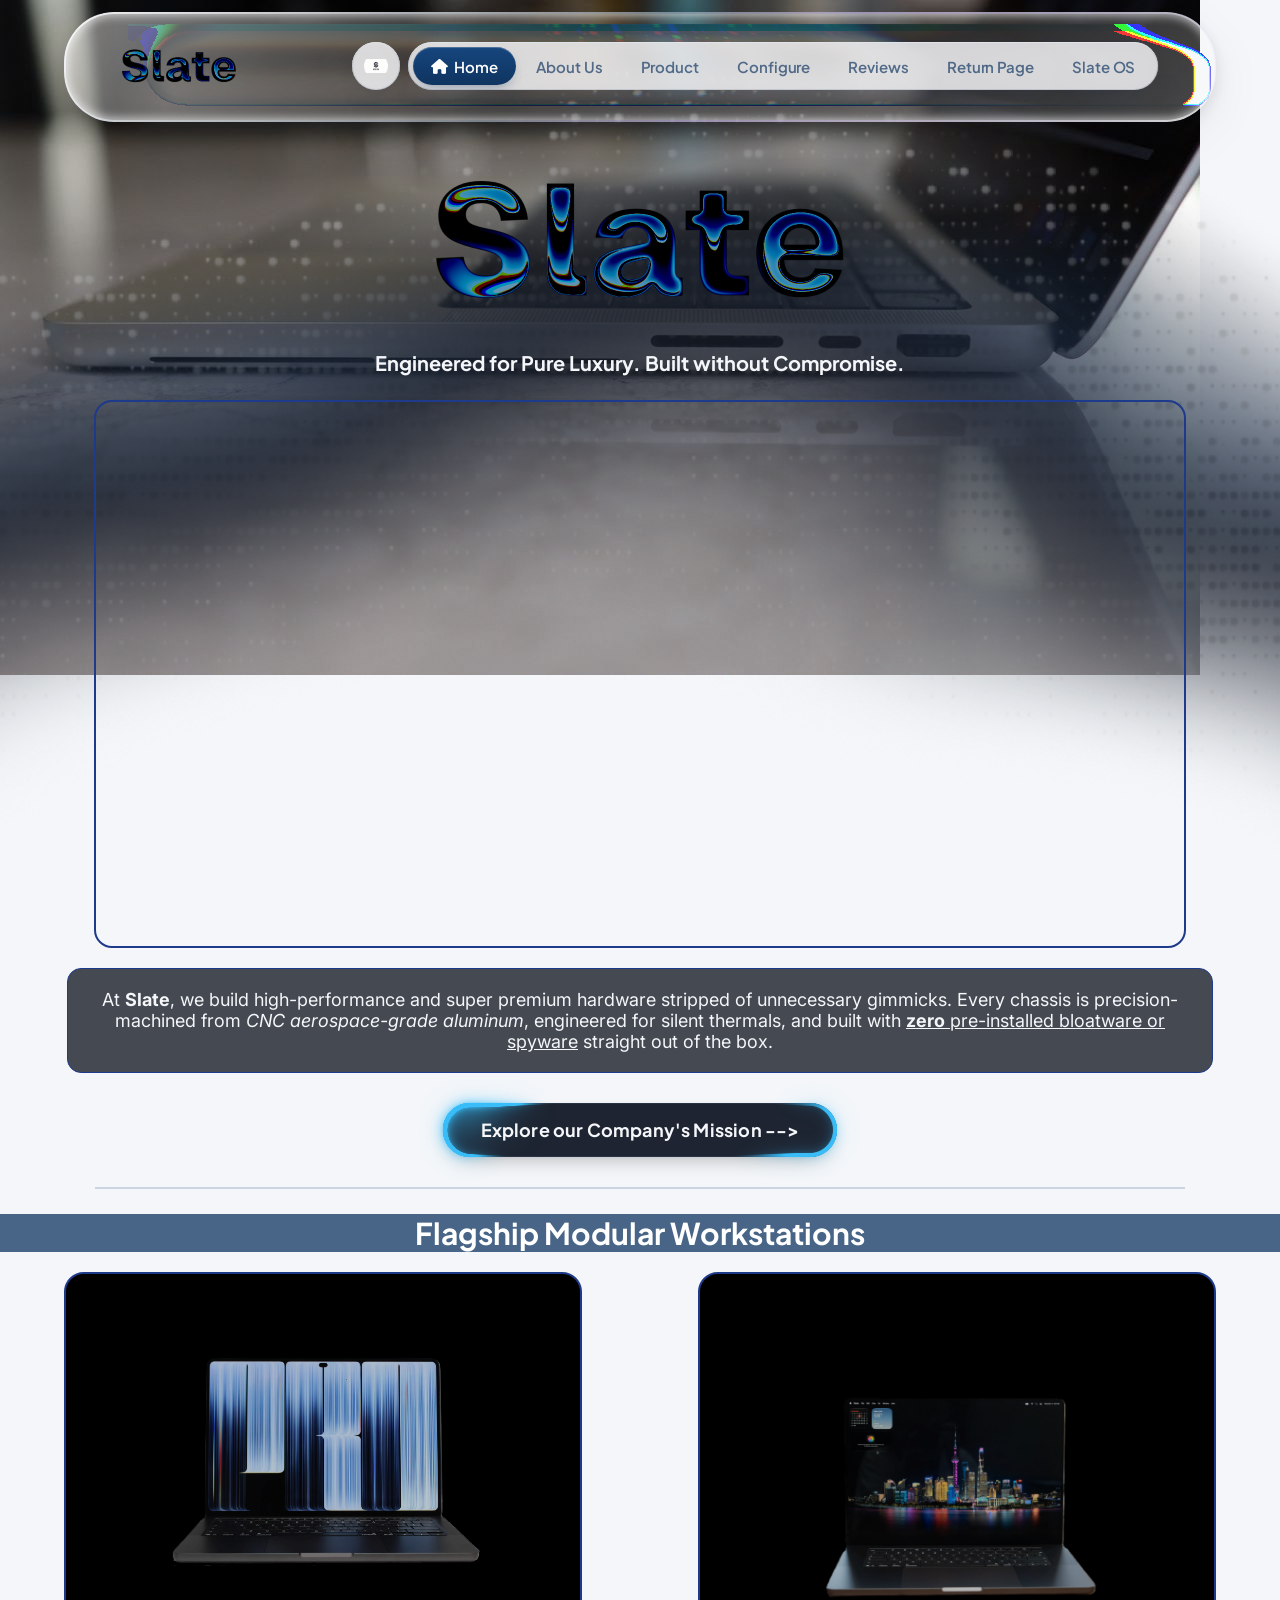
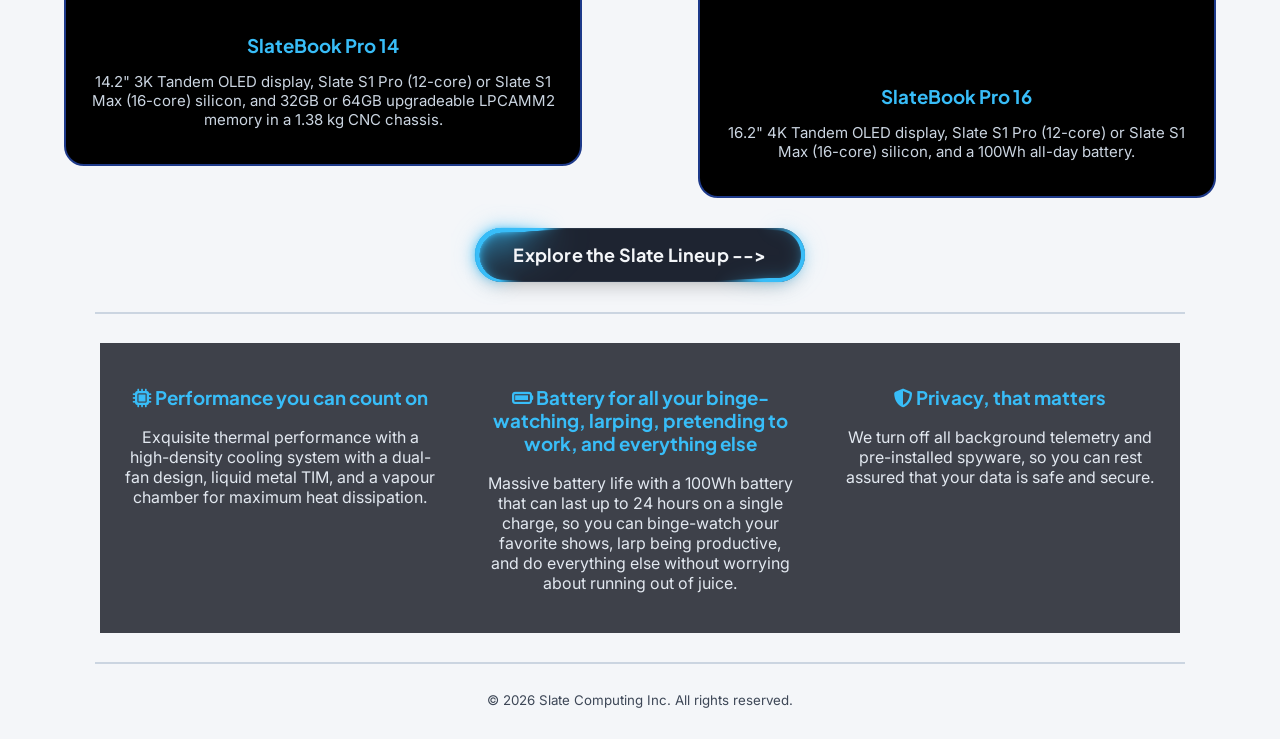
<file: index.html>
<!DOCTYPE html>
    <head>
        <meta charset="UTF-8">
        <meta name="viewport" content="width=device-width, initial-scale=1.0">
        <title>Homepage</title>
        <!-- Google Fonts: Geist, Inter, and Plus Jakarta Sans -->
        <link href="https://fonts.googleapis.com/css2?family=Geist:wght@100..900&family=Inter:ital,opsz,wght@0,14..32,100..900;1,14..32,100..900&family=Plus+Jakarta+Sans:ital,wght@0,200..800;1,200..800&display=swap" rel="stylesheet">
        <!-- Font Awesome Icons -->
        <link rel="stylesheet" href="https://cdnjs.cloudflare.com/ajax/libs/font-awesome/6.4.2/css/all.min.css">
        <!-- External CSS Stylesheet -->
        <link rel="stylesheet" type="text/css" href="index.css">
    </head>
    <body>
        <!-- Persistent GlassSurface Top Navigation Bar -->
        <div id="slate-glass-navbar" class="navbar">
            <!-- Left Side: Metallic Paint Logo -->
            <a href="index.html" class="logo-link">
                <div id="slate-metallic-logo" class="metallic-logo"></div>
            </a>
            <!-- Right Side: React Bits PillNav Component -->
            <div id="slate-pill-nav" class="pill-nav-wrapper"></div>
        </div>
        <!-- Main MetallicPaint Text Logo & Slogan -->
        <div id="slate-metallic-title" class="metallic-title"></div>
        <h3 class="subtitle">Engineered for Pure Luxury. Built without Compromise.</h3>
        <!-- Main Laptop Video -->
        <video src="Slatebook Pro 16 Video.mp4" autoplay muted loop playsinline class="entry-video"></video>
        <!-- Brand Overview Paragraph -->
        <p class="overview-text">
            At <b>Slate</b>, we build high-performance and super premium hardware stripped of unnecessary gimmicks. 
            Every chassis is precision-machined from <i>CNC aerospace-grade aluminum</i>, engineered for silent thermals, 
            and built with <u><strong>zero</strong> pre-installed bloatware or spyware</u> straight out of the box.
        </p>
        <!-- Call to Action Button: Company Mission -->
        <div class="button-box">
            <a href="About Us.html" class="cta-btn">
                <b>Explore our Company's Mission --&gt;</b>
            </a>
        </div>
        <hr>
        <!-- New Lineup Preview Section -->
        <h2 class="section-heading">Flagship Modular Workstations</h2>
        <div class="lineup-container">
            <div class="lineup-card-left">
                <img src="Slatebook Pro 14 (1).png" alt="SlateBook Pro 14" class="lineup-img">
                <h3>SlateBook Pro 14</h3>
                <p>
                    14.2" 3K Tandem OLED display, Slate S1 Pro (12-core) or Slate S1 Max (16-core) silicon, and 32GB or 64GB upgradeable LPCAMM2 memory in a 1.38 kg CNC chassis.
                </p>
            </div>
            <div class="lineup-card-right">
                <br><br><br>
                <img src="Slatebook Pro 16 (1).png" alt="SlateBook Pro 16" class="lineup-img">
                <br><br><br>
                <h3>SlateBook Pro 16</h3>
                <p>
                    16.2" 4K Tandem OLED display, Slate S1 Pro (12-core) or Slate S1 Max (16-core) silicon, and a 100Wh all-day battery.
                </p>
            </div>
        </div>
        <!-- Call to Action Button: Slate Lineup -->
        <div class="button-box">
            <a href="Product.html" class="cta-btn">
                <b>Explore the Slate Lineup --&gt;</b>
            </a>
        </div>
        <hr>
        <!-- Feature Highlights Table -->
        <table class="features-table">
            <tr>
                <td class="feature-card">
                    <h3><i class="fa fa-microchip"></i> Performance you can count on</h3>
                    <p>
                        Exquisite thermal performance with a high-density cooling system with a dual-fan design, liquid metal TIM, and a vapour chamber for maximum heat dissipation.
                    </p>
                </td>
                <td class="feature-card">
                    <h3><i class="fa fa-battery-full"></i> Battery for all your binge-watching, larping, pretending to work, and everything else</h3>
                    <p>
                        Massive battery life with a 100Wh battery that can last up to 24 hours on a single charge, so you can binge-watch your favorite shows, larp being productive, and do everything else without worrying about running out of juice.
                    </p>
                </td>
                <td class="feature-card">
                    <h3><i class="fa fa-shield-halved"></i> Privacy, that matters</h3>
                    <p>
                        We turn off all background telemetry and pre-installed spyware, so you can rest assured that your data is safe and secure.
                    </p>
                </td>
            </tr>
        </table>
        <!-- Footer -->
        <hr>
        <p id="slate-footer">
            <small>&copy; 2026 Slate Computing Inc. All rights reserved.</small>
        </p>
        <!-- React Bits JavaScript Files -->
        <script src="gradient-ascii.js"></script>
        <script src="glass-surface.js"></script>
        <script src="metallic-paint.js"></script>
        <script src="pill-nav.js"></script>
        <script src="specular-button.js"></script>
    </body>
</html>
</file>
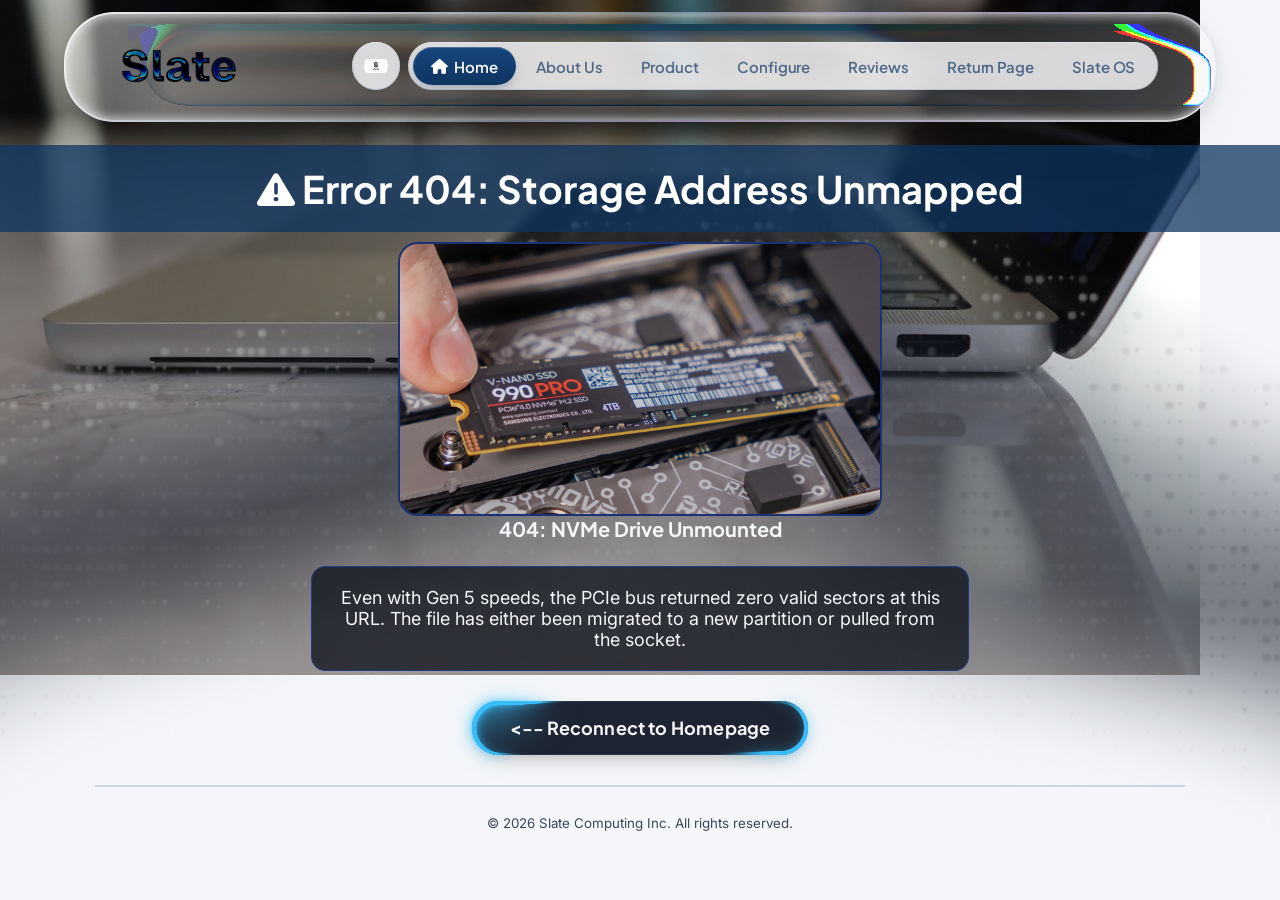
<file: 404 Not Found Error.html>
<!DOCTYPE html>
    <head>
        <meta charset="UTF-8">
        <meta name="viewport" content="width=device-width, initial-scale=1.0">
        <title>404 - Not Found</title>
        <!-- Google Fonts: Geist, Inter, and Plus Jakarta Sans -->
        <link href="https://fonts.googleapis.com/css2?family=Geist:wght@100..900&family=Inter:ital,opsz,wght@0,14..32,100..900;1,14..32,100..900&family=Plus+Jakarta+Sans:ital,wght@0,200..800;1,200..800&display=swap" rel="stylesheet">
        <!-- Font Awesome Icons -->
        <link rel="stylesheet" href="https://cdnjs.cloudflare.com/ajax/libs/font-awesome/6.4.2/css/all.min.css">
        <!-- External CSS Stylesheet -->
        <link rel="stylesheet" type="text/css" href="404_error.css">
    </head>
    <body>
        <!-- Persistent GlassSurface Top Navigation Bar -->
        <div id="slate-glass-navbar" class="navbar">
            <!-- Left Side: Metallic Paint Logo -->
            <a href="index.html" class="logo-link">
                <div id="slate-metallic-logo" class="metallic-logo"></div>
            </a>
            <!-- Right Side: React Bits PillNav Component -->
            <div id="slate-pill-nav" class="pill-nav-wrapper"></div>
        </div>
        <h1 class="page-title"><i class="fa fa-triangle-exclamation"></i> Error 404: Storage Address Unmapped</h1>
        <img src="404 Error.jpg" alt="Unseated NVMe Drive" class="error-img">
        <h3 class="subtitle">404: NVMe Drive Unmounted</h3>
        <p class="overview-text error-text">
            Even with Gen 5 speeds, the PCIe bus returned zero valid sectors at this URL. The file has either been migrated to a new partition or pulled from the socket.
        </p>
        <div class="button-box">
            <a href="index.html" class="cta-btn">
                <b>&lt;-- Reconnect to Homepage</b>
            </a>
        </div>
        <!-- Footer -->
        <hr>
        <p id="slate-footer">
            <small>&copy; 2026 Slate Computing Inc. All rights reserved.</small>
        </p>
        <!-- React Bits JavaScript Files -->
        <script src="gradient-ascii.js"></script>
        <script src="glass-surface.js"></script>
        <script src="metallic-paint.js"></script>
        <script src="pill-nav.js"></script>
        <script src="specular-button.js"></script>
    </body>
</html>
</file>
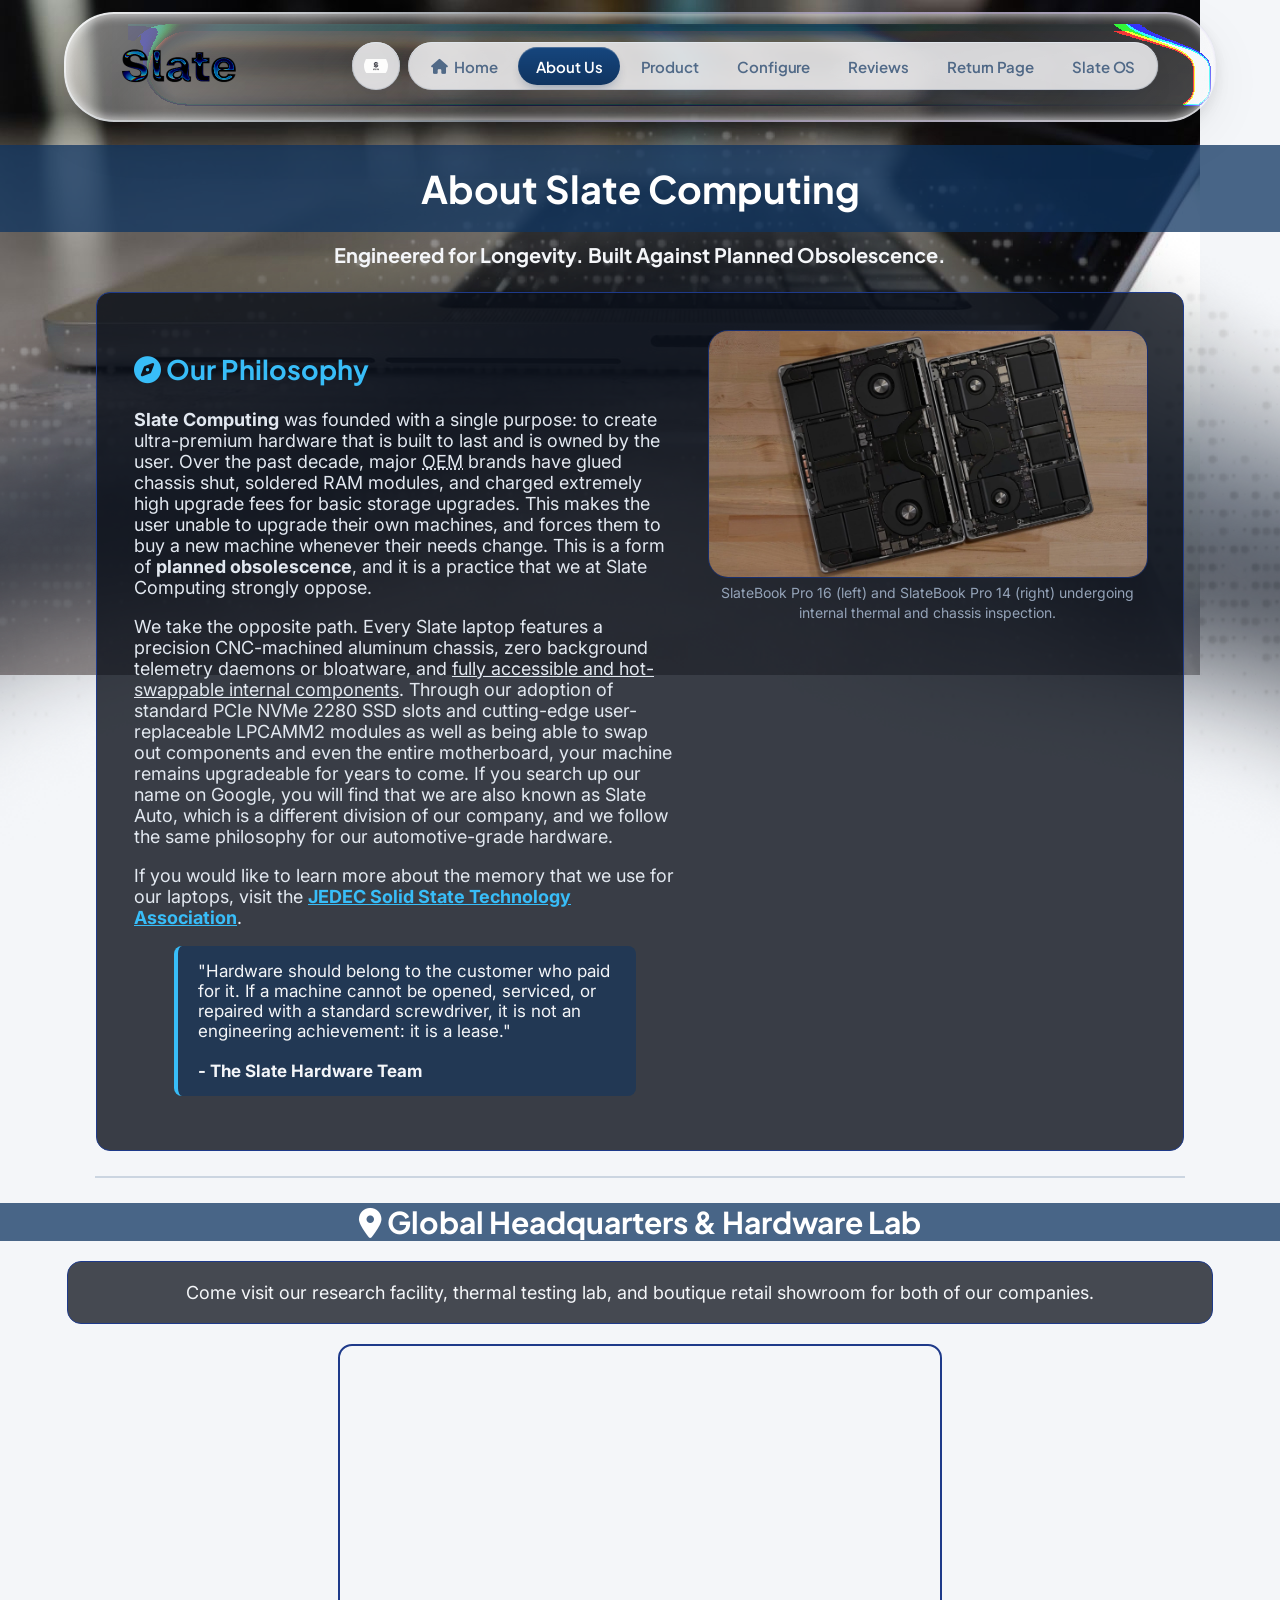
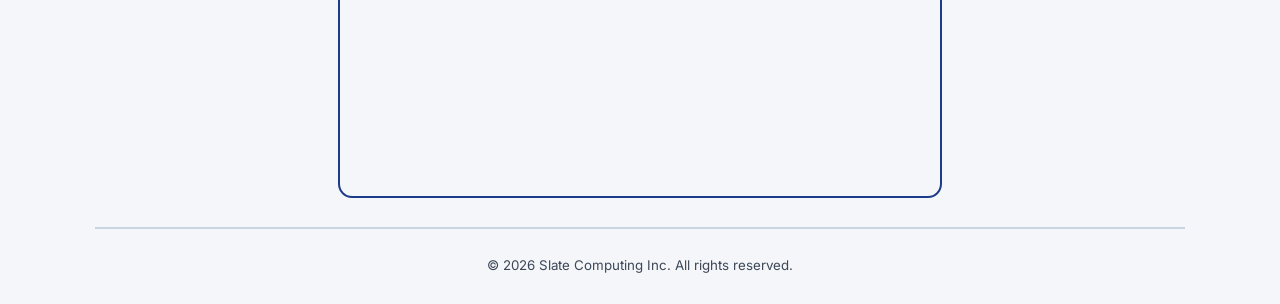
<file: About Us.html>
<!DOCTYPE html>
    <head>
        <meta charset="UTF-8">
        <meta name="viewport" content="width=device-width, initial-scale=1.0">
        <title>About Us</title>
        <!-- Google Fonts: Geist, Inter, and Plus Jakarta Sans -->
        <link href="https://fonts.googleapis.com/css2?family=Geist:wght@100..900&family=Inter:ital,opsz,wght@0,14..32,100..900;1,14..32,100..900&family=Plus+Jakarta+Sans:ital,wght@0,200..800;1,200..800&display=swap" rel="stylesheet">
        <!-- Font Awesome Icons -->
        <link rel="stylesheet" href="https://cdnjs.cloudflare.com/ajax/libs/font-awesome/6.4.2/css/all.min.css">
        <!-- External CSS Stylesheet -->
        <link rel="stylesheet" type="text/css" href="about_us.css">
    </head>
    <body>
        <!-- Persistent GlassSurface Top Navigation Bar -->
        <div id="slate-glass-navbar" class="navbar">
            <!-- Left Side: Metallic Paint Logo -->
            <a href="index.html" class="logo-link">
                <div id="slate-metallic-logo" class="metallic-logo"></div>
            </a>
            <!-- Right Side: React Bits PillNav Component -->
            <div id="slate-pill-nav" class="pill-nav-wrapper"></div>
        </div>
        <!-- Main Title & Slogan -->
        <h1 class="page-title">About Slate Computing</h1>
        <h3 class="subtitle">Engineered for Longevity. Built Against Planned Obsolescence.</h3>
        <!-- Philosophy & Lab Photo Grid -->
        <table class="about-table">
            <tr>
                <td class="about-text-cell">
                    <h2><i class="fa fa-compass"></i> Our Philosophy</h2>
                    <p>
                        <b>Slate Computing</b> was founded with a single purpose: to create ultra-premium hardware that is built to last and is owned by the user. Over the past decade, major <abbr title="Original Equipment Manufacturer">OEM</abbr> brands have glued chassis shut, soldered RAM modules, and charged extremely high upgrade fees for basic storage upgrades. This makes the user unable to upgrade their own machines, and forces them to buy a new machine whenever their needs change. This is a form of <b>planned obsolescence</b>, and it is a practice that we at Slate Computing strongly oppose.
                    </p>
                    <p>
                        We take the opposite path. Every Slate laptop features a precision CNC-machined aluminum chassis, zero background telemetry daemons or bloatware, and <u>fully accessible and hot-swappable internal components</u>. Through our adoption of standard PCIe NVMe 2280 SSD slots and cutting-edge user-replaceable LPCAMM2 modules as well as being able to swap out components and even the entire motherboard, your machine remains upgradeable for years to come. If you search up our name on Google, you will find that we are also known as Slate Auto, which is a different division of our company, and we follow the same philosophy for our automotive-grade hardware.
                    </p>
                    <p>
                        If you would like to learn more about the memory that we use for our laptops, visit the <a href="https://www.jedec.org" target="_blank" class="inline-link"><b>JEDEC Solid State Technology Association</b></a>.
                    </p>
                    <!-- Founder's Quote -->
                    <blockquote cite="https://www.slate.auto/en" class="founder-quote">
                        "Hardware should belong to the customer who paid for it. If a machine cannot be opened, serviced, or repaired with a standard screwdriver, it is not an engineering achievement: it is a lease."
                        <br><br>
                        <b>- The Slate Hardware Team</b>
                    </blockquote>
                </td>
                <td class="about-img-cell">
                    <img src="Slatebook Pro 14 and 16 Teardown.jpg" alt="Slatebook Pro 14 and 16 Teardown" class="teardown-img">
                    <br>
                    <small class="img-caption">SlateBook Pro 16 (left) and SlateBook Pro 14 (right) undergoing internal thermal and chassis inspection.</small>
                </td>
            </tr>
        </table>
        <hr>
        <!-- Company Headquarters & Google Maps Frame -->
        <h2 class="section-heading"><i class="fa fa-location-dot"></i> Global Headquarters &amp; Hardware Lab</h2>
        <p class="overview-text">
            Come visit our research facility, thermal testing lab, and boutique retail showroom for both of our companies.
        </p>
        <div class="map-box">
            <iframe src="https://www.google.com/maps/embed?pb=!1m18!1m12!1m3!1d2938.7403220276774!2d-83.12753172279703!3d42.560806571174794!2m3!1f0!2f0!3f0!3m2!1i1024!2i768!4f13.1!3m3!1m2!1s0x8824c500665a8d8f%3A0xd5d8631843cd973b!2sSlate%20Auto!5e0!3m2!1sen!2sca!4v1793040759291!5m2!1sen!2sca" width="600" height="450" class="map-frame" allowfullscreen="" loading="lazy" referrerpolicy="strict-origin-when-cross-origin"></iframe>
        </div>
        <!-- Footer -->
        <hr>
        <p id="slate-footer">
            <small>&copy; 2026 Slate Computing Inc. All rights reserved.</small>
        </p>
        <!-- React Bits JavaScript Files -->
        <script src="gradient-ascii.js"></script>
        <script src="glass-surface.js"></script>
        <script src="metallic-paint.js"></script>
        <script src="pill-nav.js"></script>
        <script src="specular-button.js"></script>
    </body>
</html>
</file>
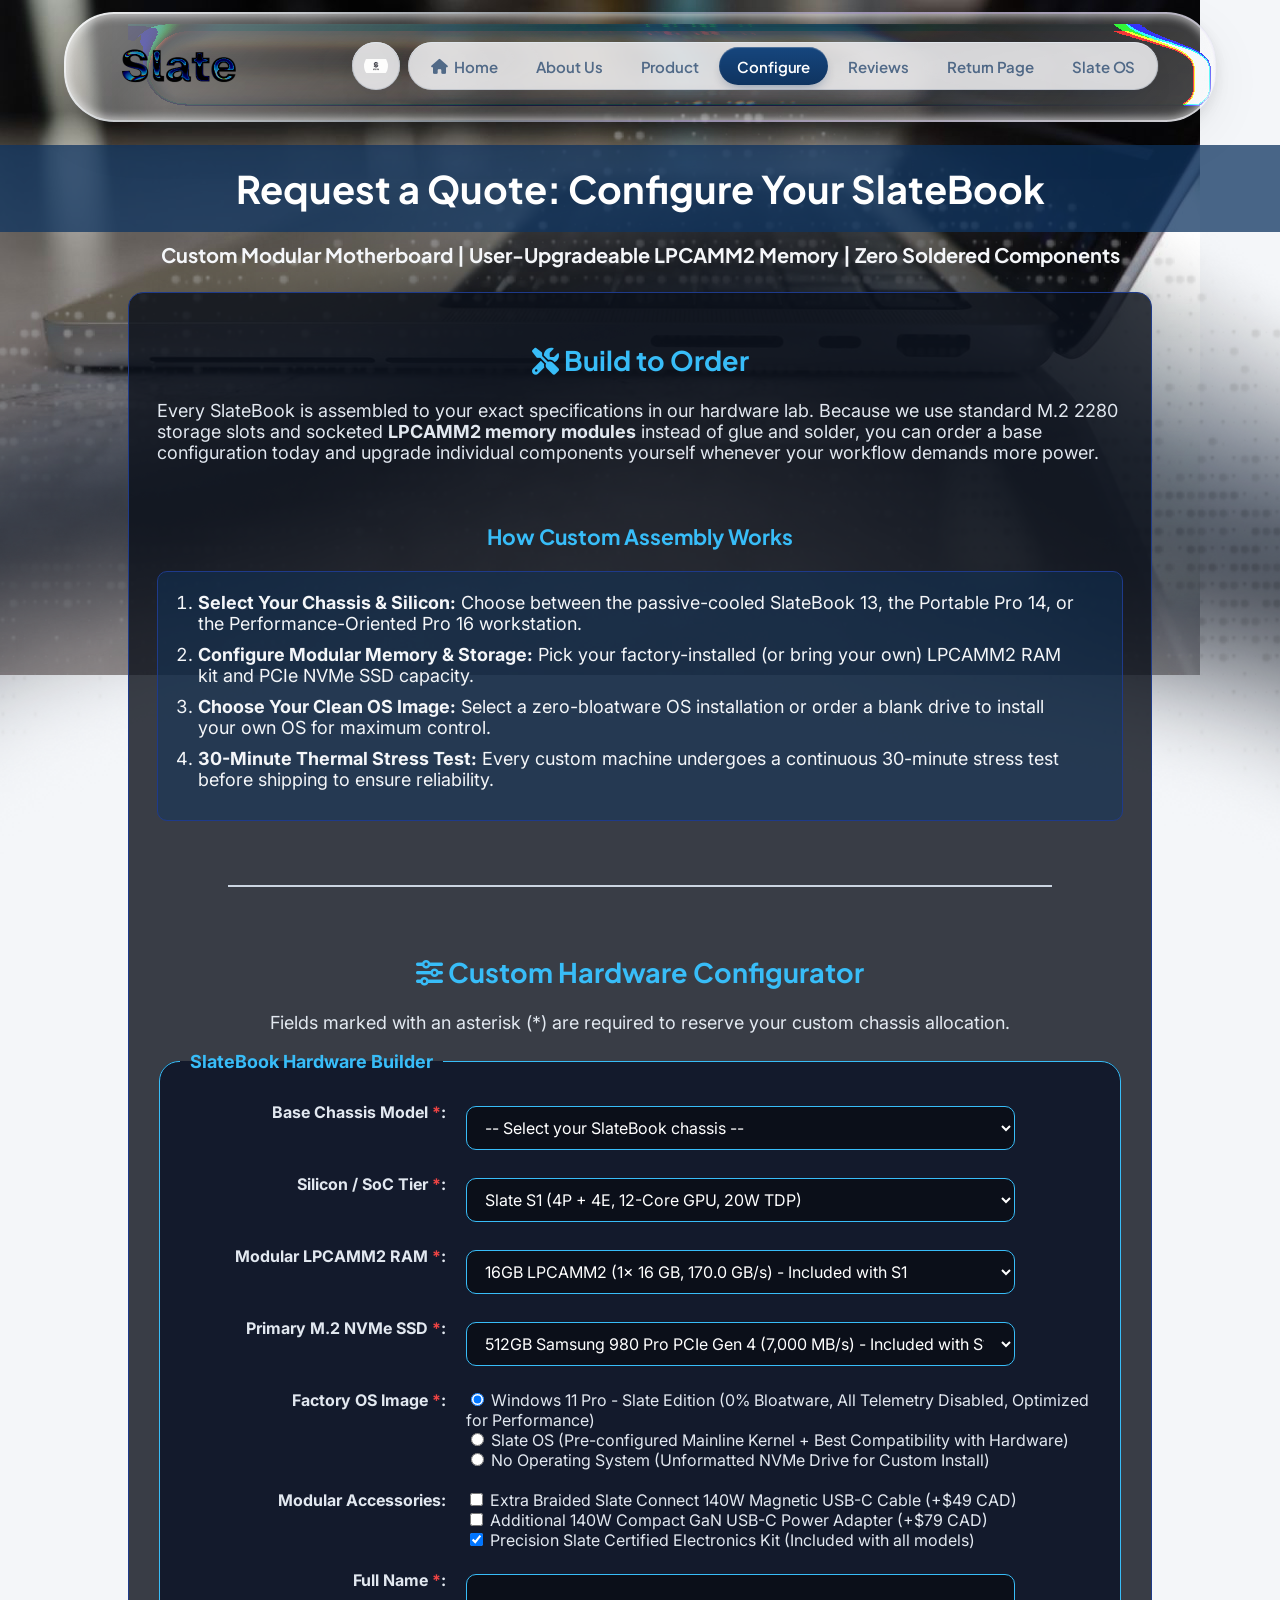
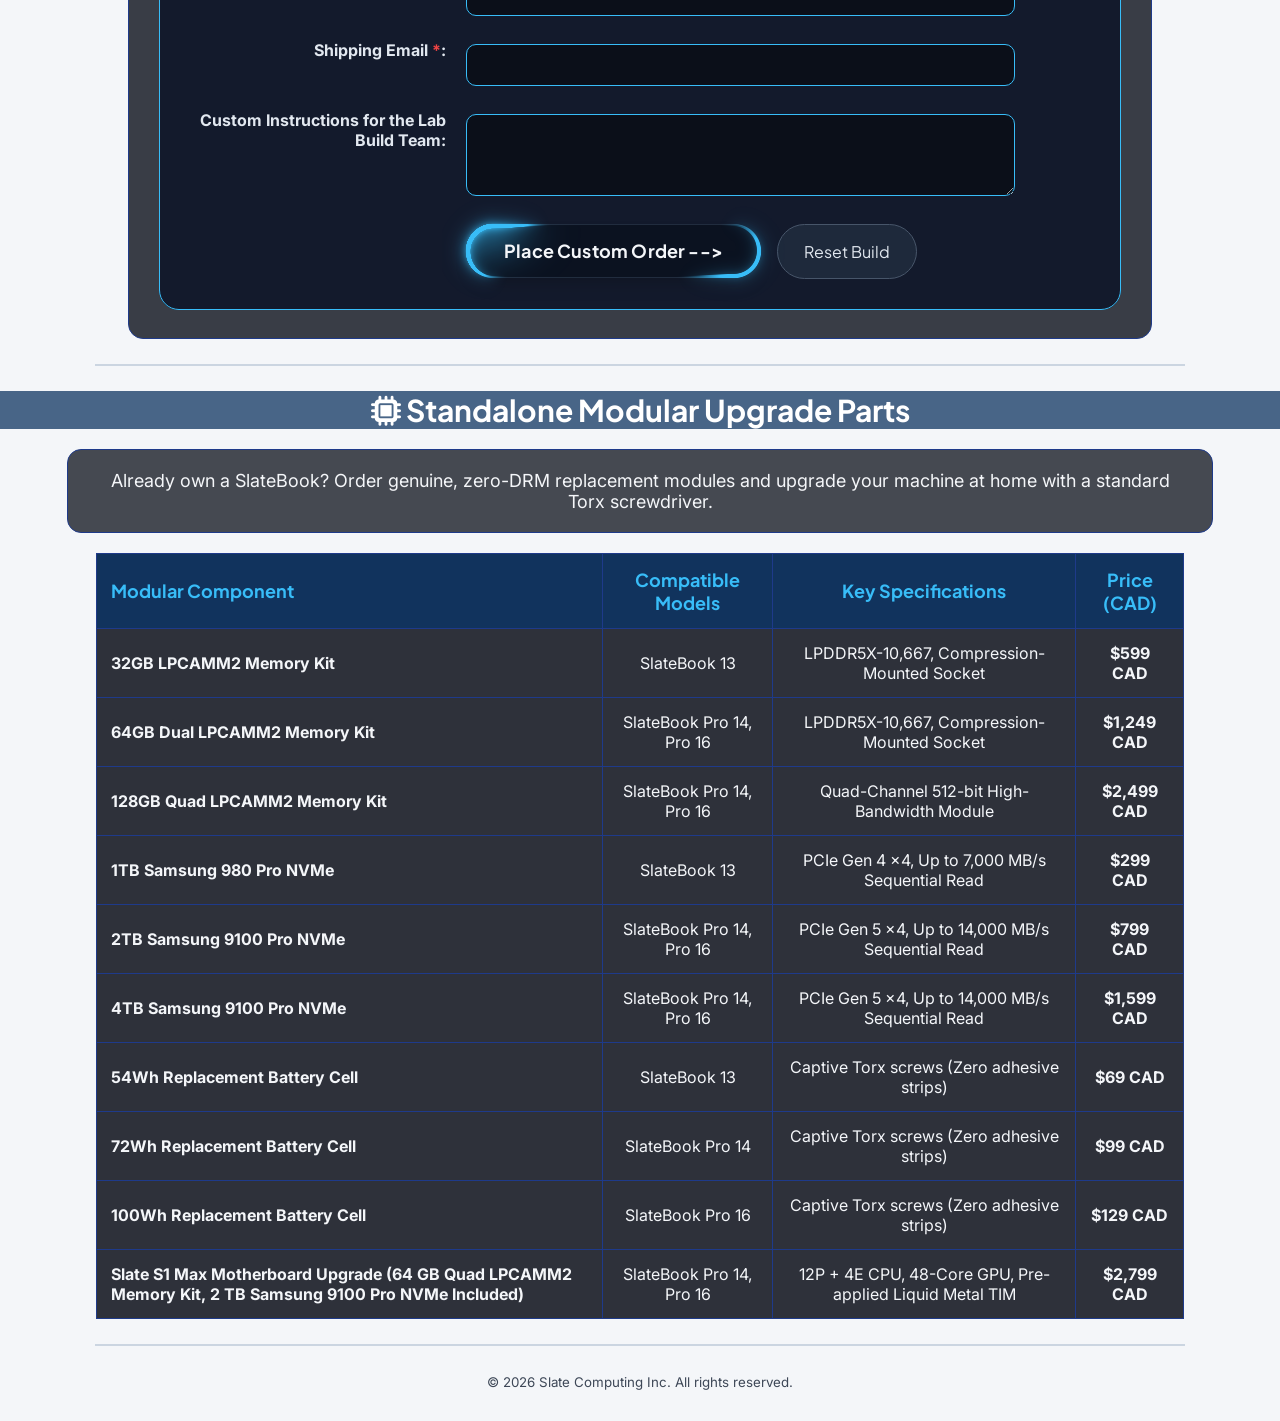
<file: Configure.html>
<!DOCTYPE html>
    <head>
        <meta charset="UTF-8">
        <meta name="viewport" content="width=device-width, initial-scale=1.0">
        <!-- Page Title -->
        <title>Configure Your SlateBook</title>
        <!-- Google Fonts: Geist, Inter, and Plus Jakarta Sans -->
        <link href="https://fonts.googleapis.com/css2?family=Geist:wght@100..900&family=Inter:ital,opsz,wght@0,14..32,100..900;1,14..32,100..900&family=Plus+Jakarta+Sans:ital,wght@0,200..800;1,200..800&display=swap" rel="stylesheet">
        <!-- Font Awesome Icons -->
        <link rel="stylesheet" href="https://cdnjs.cloudflare.com/ajax/libs/font-awesome/6.4.2/css/all.min.css">
        <!-- External CSS Stylesheet -->
        <link rel="stylesheet" type="text/css" href="configure.css">
    </head>
    <body>
        <!-- Persistent GlassSurface Top Navigation Bar -->
        <div id="slate-glass-navbar" class="navbar">
            <!-- Left Side: Metallic Paint Logo -->
            <a href="index.html" class="logo-link">
                <div id="slate-metallic-logo" class="metallic-logo"></div>
            </a>
            <!-- Right Side: React Bits PillNav Component -->
            <div id="slate-pill-nav" class="pill-nav-wrapper"></div>
        </div>
        <!-- Page Heading -->
        <h1 class="page-title">Request a Quote: Configure Your SlateBook</h1>
        <h3 class="subtitle">
            Custom Modular Motherboard | User-Upgradeable LPCAMM2 Memory | Zero Soldered Components
        </h3>
        <!-- Main Configurator Wrapper Table -->
        <table class="return-wrapper-table">
            <tr>
                <td>
                    <h2><i class="fa fa-screwdriver-wrench"></i> Build to Order</h2>
                    <p>
                        Every SlateBook is assembled to your exact specifications in our hardware lab. Because we use standard M.2 2280 storage slots and socketed <b>LPCAMM2 memory modules</b> instead of glue and solder, you can order a base configuration today and upgrade individual components yourself whenever your workflow demands more power.
                    </p>
                    <br>
                    <!-- Ordered List: Build Steps -->
                    <h3>How Custom Assembly Works</h3>
                    <ol class="return-steps-list">
                        <li><b>Select Your Chassis &amp; Silicon:</b> Choose between the passive-cooled SlateBook 13, the Portable Pro 14, or the Performance-Oriented Pro 16 workstation.</li>
                        <li><b>Configure Modular Memory &amp; Storage:</b> Pick your factory-installed (or bring your own) LPCAMM2 RAM kit and PCIe NVMe SSD capacity.</li>
                        <li><b>Choose Your Clean OS Image:</b> Select a zero-bloatware OS installation or order a blank drive to install your own OS for maximum control.</li>
                        <li><b>30-Minute Thermal Stress Test:</b> Every custom machine undergoes a continuous 30-minute stress test before shipping to ensure reliability.</li>
                    </ol>
                    <br>
                    <hr>
                    <br>
                    <!-- Custom Laptop Builder Form -->
                    <h2><i class="fa fa-sliders"></i> Custom Hardware Configurator</h2>
                    <p class="center-cell">
                        Fields marked with an asterisk (*) are required to reserve your custom chassis allocation.
                    </p>
                    <fieldset class="rma-fieldset">
                        <legend class="rma-legend"><b>SlateBook Hardware Builder</b></legend>
                        <form action="404 Not Found Error.html" method="get">
                            <table class="rma-form-table">
                                <!-- Base Chassis Selection -->
                                <tr>
                                    <td class="form-label-cell"><b>Base Chassis Model <span class="required-star">*</span>:</b></td>
                                    <td class="form-input-cell">
                                        <select name="chassis_model" required class="form-select">
                                            <option value="">-- Select your SlateBook chassis --</option>
                                            <option value="SlateBook-13">SlateBook 13 (13.6" 2.5K IPS Matte / 1.23 kg) - Base $1,199 CAD</option>
                                            <option value="SlateBook-pro-14">SlateBook Pro 14 (14.2" 3K Tandem OLED / 1.38 kg) - Base $2,799 CAD</option>
                                            <option value="SlateBook-pro-16">SlateBook Pro 16 (16.2" 4K Tandem OLED / 1.84 kg) - Base $2,999 CAD</option>
                                        </select>
                                    </td>
                                </tr>
                                <!-- Silicon / SoC Selection -->
                                <tr>
                                    <td class="form-label-cell"><b>Silicon / SoC Tier <span class="required-star">*</span>:</b></td>
                                    <td class="form-input-cell">
                                        <select name="silicon_tier" required class="form-select">
                                            <option value="s1">Slate S1 (4P + 4E, 12-Core GPU, 20W TDP)</option>
                                            <option value="s1-pro">Slate S1 Pro (8P + 4E, 24-Core GPU, 50W TDP)</option>
                                            <option value="s1-max">Slate S1 Max (12P + 4E, 48-Core GPU, 80W TDP)</option>
                                        </select>
                                    </td>
                                </tr>
                                <!-- Modular LPCAMM2 Memory -->
                                <tr>
                                    <td class="form-label-cell"><b>Modular LPCAMM2 RAM <span class="required-star">*</span>:</b></td>
                                    <td class="form-input-cell">
                                        <select name="lpcamm_memory" required class="form-select">
                                            <option value="16gb">16GB LPCAMM2 (1x 16 GB, 170.0 GB/s) - Included with S1</option>
                                            <option value="32gb-single">32GB LPCAMM2 (1x 32GB, 170.0 GB/s) - +$199 CAD</option>
                                            <option value="32gb-dual">32GB Dual LPCAMM2 (2x 16GB, 340.0 GB/s) - Included with S1 Pro</option>
                                            <option value="64gb-dual">64GB Dual LPCAMM2 (2x 32GB, 340.0 GB/s) - +$499 CAD</option>
                                            <option value="64gb-quad">64GB Quad LPCAMM2 (4x 16GB, 680.0 GB/s) - Included with S1 Max</option>
                                            <option value="128gb-quad">128GB Quad LPCAMM2 (4x 32 GB, 680.0 GB/s) - +$1,099 CAD</option>
                                        </select>
                                    </td>
                                </tr>
                                <!-- NVMe Storage Subsystem -->
                                <tr>
                                    <td class="form-label-cell"><b>Primary M.2 NVMe SSD <span class="required-star">*</span>:</b></td>
                                    <td class="form-input-cell">
                                        <select name="nvme_storage" required class="form-select">
                                            <option value="512gb-gen4">512GB Samsung 980 Pro PCIe Gen 4 (7,000 MB/s) - Included with S1</option>
                                            <option value="1tb-gen4">1TB Samsung 980 Pro PCIe Gen 4 (7,000 MB/s) - +$199 CAD</option>
                                            <option value="1tb-gen5">1TB Samsung 9100 Pro PCIe Gen 5 (14,000 MB/s) - Included with S1 Pro</option>
                                            <option value="2tb-gen5">2TB Samsung 9100 Pro PCIe Gen 5 (14,000 MB/s) - +$599 CAD OR Included with S1 Max</option>
                                            <option value="4tb-gen5">4TB Samsung 9100 Pro PCIe Gen 5 (14,000 MB/s) - +$799 CAD</option>
                                        </select>
                                    </td>
                                </tr>
                                <!-- Operating System Image -->
                                <tr>
                                    <td class="form-label-cell"><b>Factory OS Image <span class="required-star">*</span>:</b></td>
                                    <td class="form-input-cell">
                                        <input type="radio" id="os1" name="os_image" value="win11-clean" checked>
                                        <label for="os1">Windows 11 Pro - Slate Edition (0% Bloatware, All Telemetry Disabled, Optimized for Performance)</label><br>
                                        <input type="radio" id="os2" name="os_image" value="linux-oem">
                                        <label for="os2">Slate OS (Pre-configured Mainline Kernel + Best Compatibility with Hardware)</label><br>
                                        <input type="radio" id="os3" name="os_image" value="blank-nvme">
                                        <label for="os3">No Operating System (Unformatted NVMe Drive for Custom Install)</label>
                                    </td>
                                </tr>
                                <!-- Modular Add-Ons -->
                                <tr>
                                    <td class="form-label-cell"><b>Modular Accessories:</b></td>
                                    <td class="form-input-cell">
                                        <input type="checkbox" id="acc1" name="extra_cable" value="yes">
                                        <label for="acc1">Extra Braided Slate Connect 140W Magnetic USB-C Cable (+$49 CAD)</label><br>
                                        <input type="checkbox" id="acc2" name="gan_brick" value="yes">
                                        <label for="acc2">Additional 140W Compact GaN USB-C Power Adapter (+$79 CAD)</label><br>
                                        <input type="checkbox" id="acc3" name="tool_kit" value="yes" checked>
                                        <label for="acc3">Precision Slate Certified Electronics Kit (Included with all models)</label>
                                    </td>
                                </tr>
                                <!-- Customer Reservation Details -->
                                <tr>
                                    <td class="form-label-cell"><b>Full Name <span class="required-star">*</span>:</b></td>
                                    <td class="form-input-cell">
                                        <input type="text" name="buyer_name" required class="form-input">
                                    </td>
                                </tr>
                                <tr>
                                    <td class="form-label-cell"><b>Shipping Email <span class="required-star">*</span>:</b></td>
                                    <td class="form-input-cell">
                                        <input type="text" name="buyer_email" required class="form-input">
                                    </td>
                                </tr>
                                <!-- Special Build Instructions -->
                                <tr>
                                    <td class="form-label-cell"><b>Custom Instructions for the Lab Build Team:</b></td>
                                    <td class="form-input-cell">
                                        <textarea name="build_notes" rows="3" cols="45" class="form-textarea"></textarea>
                                    </td>
                                </tr>
                                <!-- Submit & Reset Buttons -->
                                <tr>
                                    <td></td>
                                    <td class="form-input-cell">
                                        <button type="submit" class="cta-btn"><b>Place Custom Order --&gt;</b></button>
                                        <input type="reset" value="Reset Build" class="reset-btn">
                                    </td>
                                </tr>
                            </table>
                        </form>
                    </fieldset>
                </td>
            </tr>
        </table>
        <hr>
        <!-- Standalone Modular Upgrade Parts Table -->
        <h2 class="section-heading"><i class="fa fa-microchip"></i> Standalone Modular Upgrade Parts</h2>
        <p class="overview-text">
            Already own a SlateBook? Order genuine, zero-DRM replacement modules and upgrade your machine at home with a standard Torx screwdriver.
        </p>
        <table class="data-table">
            <tr>
                <th class="left-cell">Modular Component</th>
                <th class="center-cell">Compatible Models</th>
                <th class="center-cell">Key Specifications</th>
                <th class="center-cell">Price (CAD)</th>
            </tr>
            <tr>
                <td><b>32GB LPCAMM2 Memory Kit</b></td>
                <td class="center-cell">SlateBook 13</td>
                <td class="center-cell">LPDDR5X-10,667, Compression-Mounted Socket</td>
                <td class="center-cell"><b>$599 CAD</b></td>
            </tr>
            <tr>
                <td><b>64GB Dual LPCAMM2 Memory Kit</b></td>
                <td class="center-cell">SlateBook Pro 14, Pro 16</td>
                <td class="center-cell">LPDDR5X-10,667, Compression-Mounted Socket</td>
                <td class="center-cell"><b>$1,249 CAD</b></td>
            </tr>
            <tr>
                <td><b>128GB Quad LPCAMM2 Memory Kit</b></td>
                <td class="center-cell">SlateBook Pro 14, Pro 16</td>
                <td class="center-cell">Quad-Channel 512-bit High-Bandwidth Module</td>
                <td class="center-cell"><b>$2,499 CAD</b></td>
            </tr>
            <tr>
                <td><b>1TB Samsung 980 Pro NVMe</b></td>
                <td class="center-cell">SlateBook 13</td>
                <td class="center-cell">PCIe Gen 4 x4, Up to 7,000 MB/s Sequential Read</td>
                <td class="center-cell"><b>$299 CAD</b></td>
            </tr>
            <tr>
                <td><b>2TB Samsung 9100 Pro NVMe</b></td>
                <td class="center-cell">SlateBook Pro 14, Pro 16</td>
                <td class="center-cell">PCIe Gen 5 x4, Up to 14,000 MB/s Sequential Read</td>
                <td class="center-cell"><b>$799 CAD</b></td>
            </tr>
            <tr>
                <td><b>4TB Samsung 9100 Pro NVMe</b></td>
                <td class="center-cell">SlateBook Pro 14, Pro 16</td>
                <td class="center-cell">PCIe Gen 5 x4, Up to 14,000 MB/s Sequential Read</td>
                <td class="center-cell"><b>$1,599 CAD</b></td>
            </tr>
            <tr>
                <td><b>54Wh Replacement Battery Cell</b></td>
                <td class="center-cell">SlateBook 13</td>
                <td class="center-cell">Captive Torx screws (Zero adhesive strips)</td>
                <td class="center-cell"><b>$69 CAD</b></td>
            </tr>
            <tr>
                <td><b>72Wh Replacement Battery Cell</b></td>
                <td class="center-cell">SlateBook Pro 14</td>
                <td class="center-cell">Captive Torx screws (Zero adhesive strips)</td>
                <td class="center-cell"><b>$99 CAD</b></td>
            </tr>
            <tr>
                <td><b>100Wh Replacement Battery Cell</b></td>
                <td class="center-cell">SlateBook Pro 16</td>
                <td class="center-cell">Captive Torx screws (Zero adhesive strips)</td>
                <td class="center-cell"><b>$129 CAD</b></td>
            </tr>
            <tr>
                <td><b>Slate S1 Max Motherboard Upgrade (64 GB Quad LPCAMM2 Memory Kit, 2 TB Samsung 9100 Pro NVMe Included)</b></td>
                <td class="center-cell">SlateBook Pro 14, Pro 16</td>
                <td class="center-cell">12P + 4E CPU, 48-Core GPU, Pre-applied Liquid Metal TIM</td>
                <td class="center-cell"><b>$2,799 CAD</b></td>
            </tr>
        </table>
        <!-- Footer -->
        <hr>
        <p id="slate-footer">
            <small>&copy; 2026 Slate Computing Inc. All rights reserved.</small>
        </p>
        <!-- React Bits JavaScript Files -->
        <script src="gradient-ascii.js"></script>
        <script src="glass-surface.js"></script>
        <script src="metallic-paint.js"></script>
        <script src="pill-nav.js"></script>
        <script src="specular-button.js"></script>
    </body>
</html>
</file>
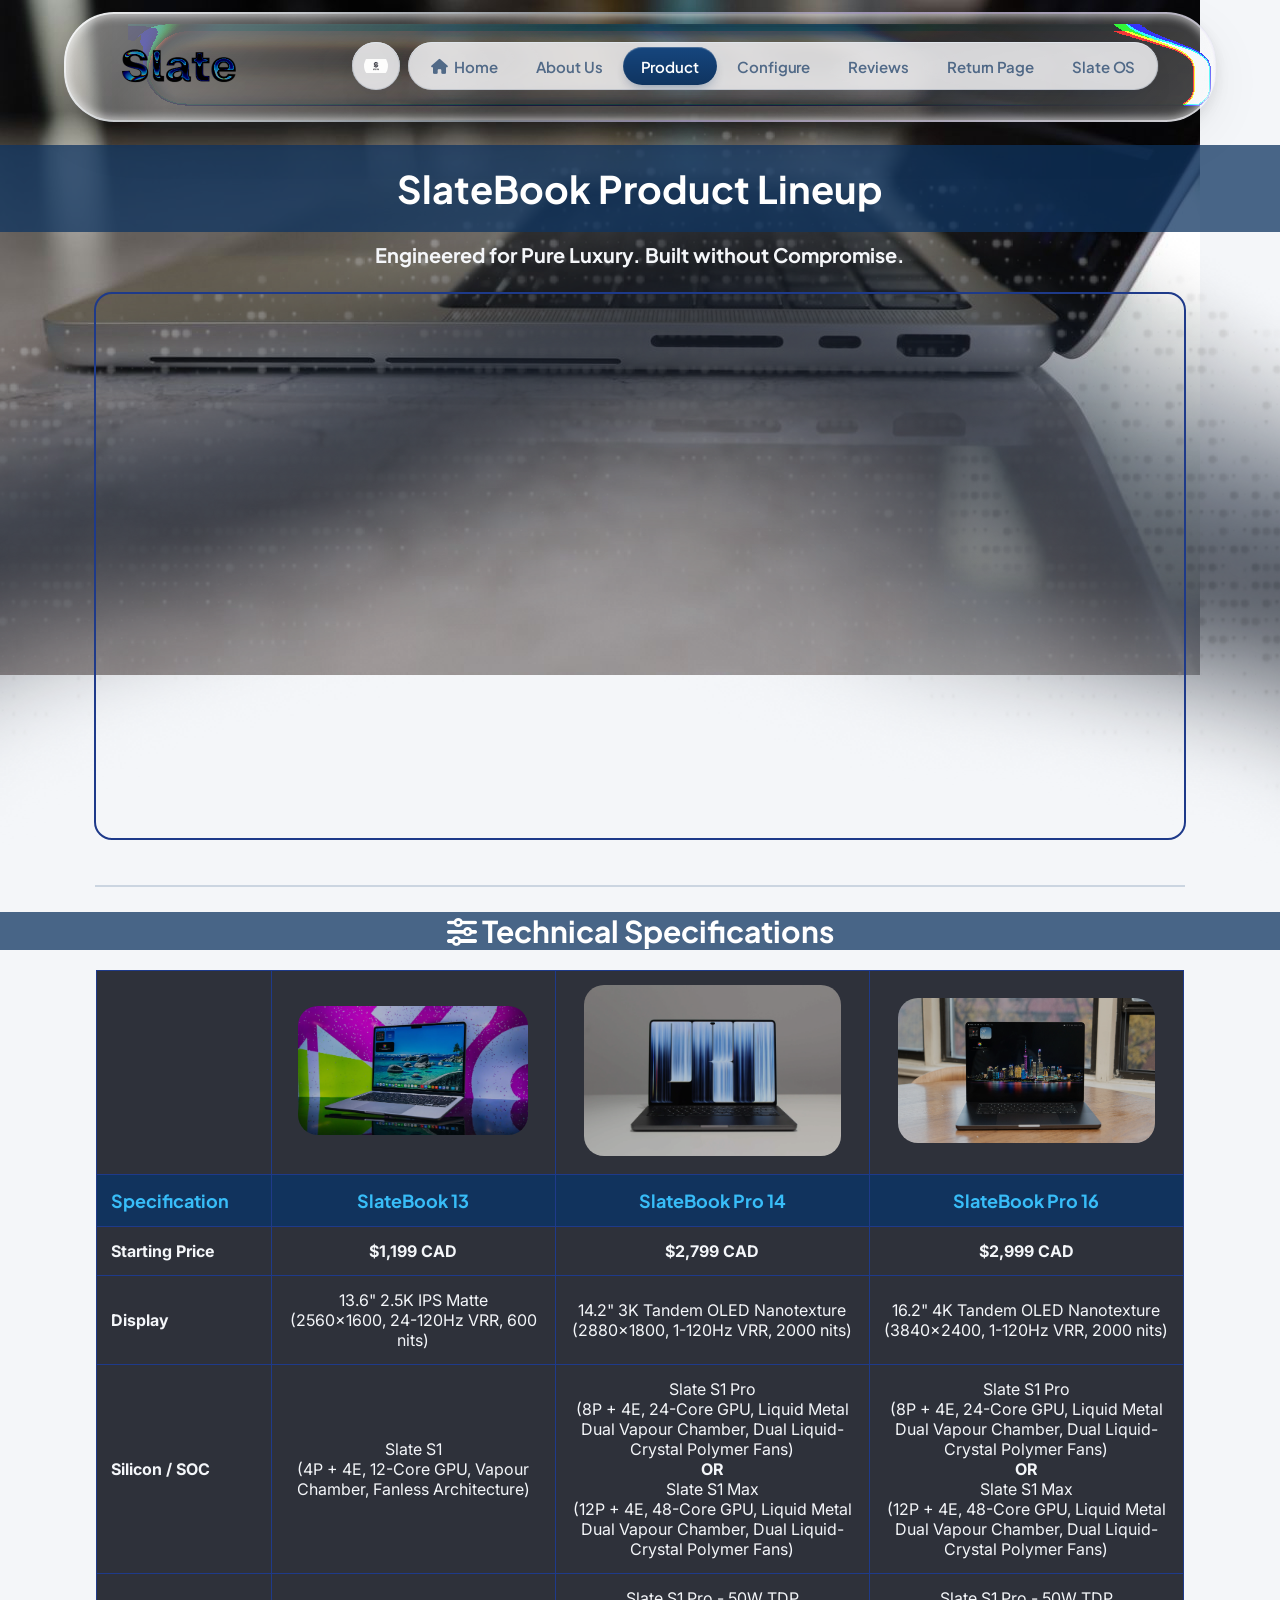
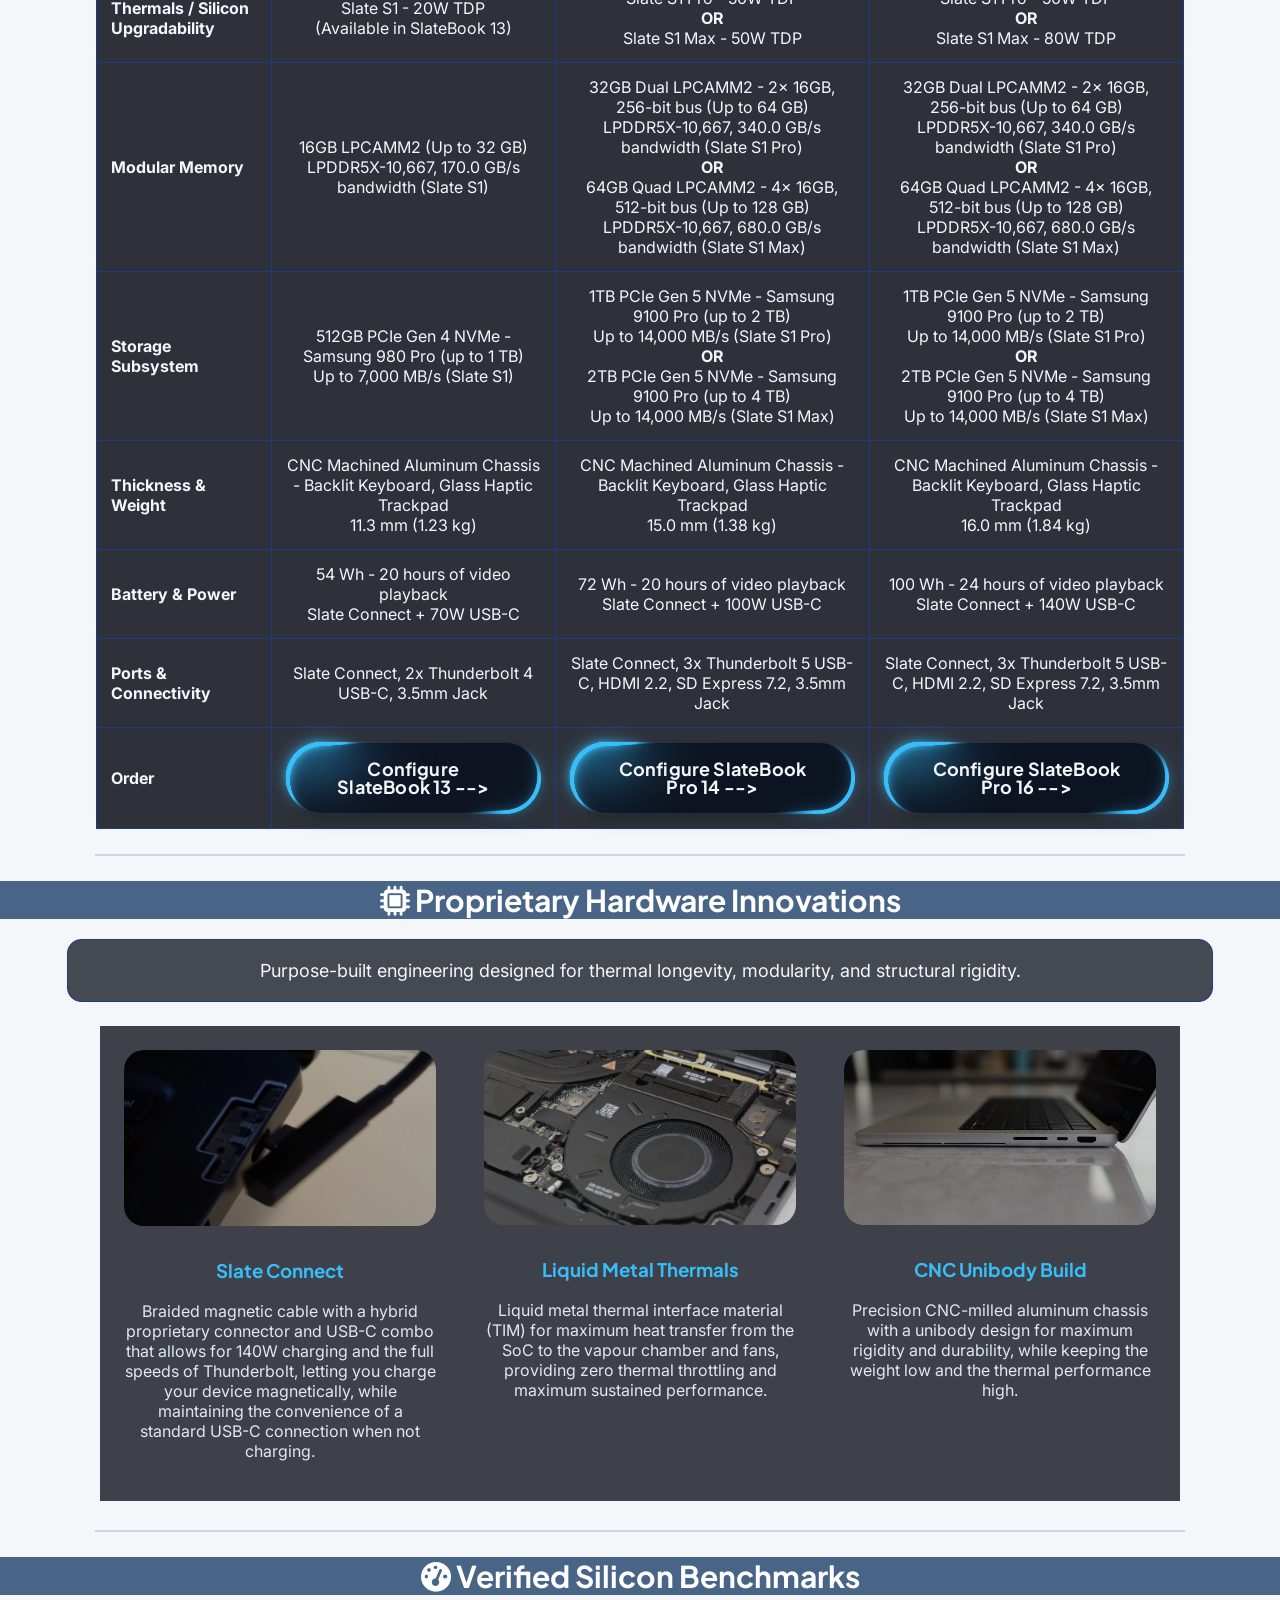
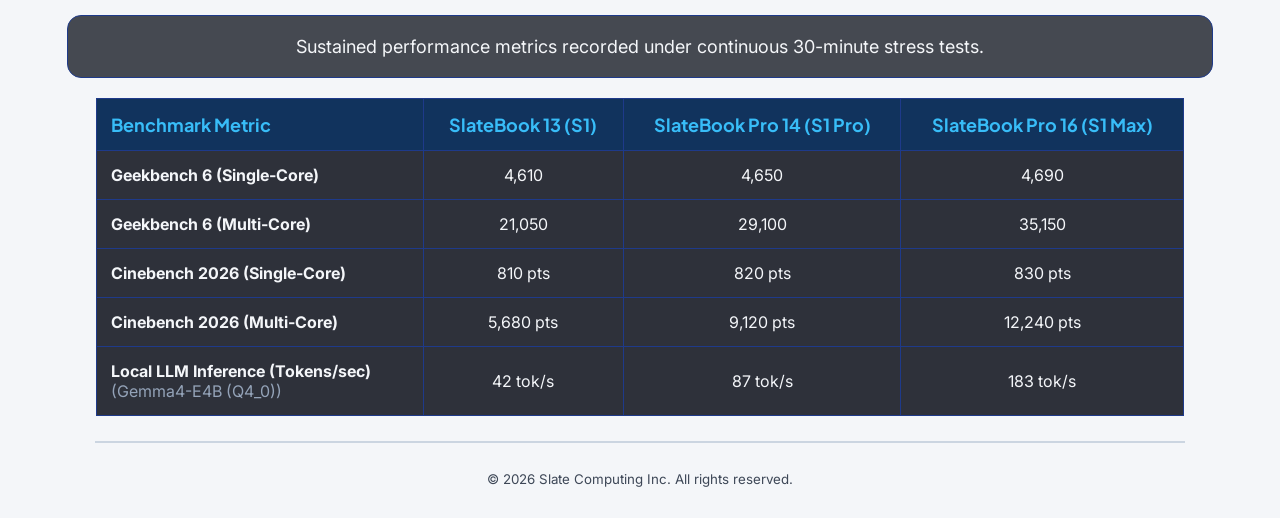
<file: Product.html>
<!DOCTYPE html>
    <head>
        <meta charset="UTF-8">
        <meta name="viewport" content="width=device-width, initial-scale=1.0">
        <title>Product</title>
        <!-- Google Fonts: Geist, Inter, and Plus Jakarta Sans -->
        <link href="https://fonts.googleapis.com/css2?family=Geist:wght@100..900&family=Inter:ital,opsz,wght@0,14..32,100..900;1,14..32,100..900&family=Plus+Jakarta+Sans:ital,wght@0,200..800;1,200..800&display=swap" rel="stylesheet">
        <!-- Font Awesome Icons -->
        <link rel="stylesheet" href="https://cdnjs.cloudflare.com/ajax/libs/font-awesome/6.4.2/css/all.min.css">
        <!-- External CSS Stylesheet -->
        <link rel="stylesheet" type="text/css" href="product.css">
    </head>
    <body>
        <!-- Persistent GlassSurface Top Navigation Bar -->
        <div id="slate-glass-navbar" class="navbar">
            <!-- Left Side: Metallic Paint Logo -->
            <a href="index.html" class="logo-link">
                <div id="slate-metallic-logo" class="metallic-logo"></div>
            </a>
            <!-- Right Side: React Bits PillNav Component -->
            <div id="slate-pill-nav" class="pill-nav-wrapper"></div>
        </div>
        <!-- Engineering Design Showcase -->
        <h1 class="page-title">SlateBook Product Lineup</h1>
        <h3 class="subtitle">Engineered for Pure Luxury. Built without Compromise.</h3>
        <!-- Main CNC Machined Video -->
        <video src="Slatebook 13 Video.mp4" autoplay muted loop playsinline class="entry-video"></video>
        <br>
        <hr>
        <!-- Technical Specifications Comparison Table -->
        <h2 class="section-heading"><i class="fa fa-sliders"></i> Technical Specifications</h2>
        <table class="data-table">
            <!-- Images -->
            <tr>
                <td></td>
                <td class="center-cell"><img src="Slatebook 13.png" alt="SlateBook 13" class="spec-table-img"></td>
                <td class="center-cell"><img src="Slatebook Pro 14.png" alt="SlateBook Pro 14" class="spec-table-img"></td>
                <td class="center-cell"><img src="Slatebook Pro 16.png" alt="SlateBook Pro 16" class="spec-table-img"></td>
            </tr>
            <!-- Table Header Row -->
            <tr>
                <th class="left-cell">Specification</th>
                <th class="center-cell">SlateBook 13</th>
                <th class="center-cell">SlateBook Pro 14</th>
                <th class="center-cell">SlateBook Pro 16</th>
            </tr>
            <!-- Starting Price -->
            <tr>
                <td><b>Starting Price</b></td>
                <td class="center-cell"><b>$1,199 CAD</b></td>
                <td class="center-cell"><b>$2,799 CAD</b></td>
                <td class="center-cell"><b>$2,999 CAD</b></td>
            </tr>
            <!-- Display -->
            <tr>
                <td><b>Display</b></td>
                <td class="center-cell">13.6" 2.5K IPS Matte<br>(2560x1600, 24-120Hz VRR, 600 nits)</td>
                <td class="center-cell">14.2" 3K Tandem OLED Nanotexture<br>(2880x1800, 1-120Hz VRR, 2000 nits)</td>
                <td class="center-cell">16.2" 4K Tandem OLED Nanotexture<br>(3840x2400, 1-120Hz VRR, 2000 nits)</td>
            </tr>
            <!-- Silicon / SOC -->
            <tr>
                <td><b>Silicon / SOC</b></td>
                <td class="center-cell">Slate S1<br>(4P + 4E, 12-Core GPU, Vapour Chamber, Fanless Architecture)</td>
                <td class="center-cell">Slate S1 Pro<br>(8P + 4E, 24-Core GPU, Liquid Metal Dual Vapour Chamber, Dual Liquid-Crystal Polymer Fans)<br><b>OR</b><br>Slate S1 Max<br>(12P + 4E, 48-Core GPU, Liquid Metal Dual Vapour Chamber, Dual Liquid-Crystal Polymer Fans)</td>
                <td class="center-cell">Slate S1 Pro<br>(8P + 4E, 24-Core GPU, Liquid Metal Dual Vapour Chamber, Dual Liquid-Crystal Polymer Fans)<br><b>OR</b><br>Slate S1 Max<br>(12P + 4E, 48-Core GPU, Liquid Metal Dual Vapour Chamber, Dual Liquid-Crystal Polymer Fans)</td>
            </tr>
            <!-- Thermals / Silicon Upgradability -->
            <tr>
                <td><b>Thermals / Silicon Upgradability</b></td>
                <td class="center-cell">Slate S1 - 20W TDP<br>(Available in SlateBook 13)</td>
                <td class="center-cell">Slate S1 Pro - 50W TDP<br><b>OR</b><br>Slate S1 Max - 50W TDP</td>
                <td class="center-cell">Slate S1 Pro - 50W TDP<br><b>OR</b><br>Slate S1 Max - 80W TDP</td>
            </tr>
            <!-- Memory -->
            <tr>
                <td><b>Modular Memory</b></td>
                <td class="center-cell">16GB LPCAMM2 (Up to 32 GB)<br>LPDDR5X-10,667, 170.0 GB/s bandwidth (Slate S1)</td>
                <td class="center-cell">32GB Dual LPCAMM2 - 2x 16GB, 256-bit bus (Up to 64 GB)<br>LPDDR5X-10,667, 340.0 GB/s bandwidth (Slate S1 Pro)<br><b>OR</b><br>64GB Quad LPCAMM2 - 4x 16GB, 512-bit bus (Up to 128 GB)<br>LPDDR5X-10,667, 680.0 GB/s bandwidth (Slate S1 Max)</td>
                <td class="center-cell">32GB Dual LPCAMM2 - 2x 16GB, 256-bit bus (Up to 64 GB)<br>LPDDR5X-10,667, 340.0 GB/s bandwidth (Slate S1 Pro)<br><b>OR</b><br>64GB Quad LPCAMM2 - 4x 16GB, 512-bit bus (Up to 128 GB)<br>LPDDR5X-10,667, 680.0 GB/s bandwidth (Slate S1 Max)</td>
            </tr>
            <!-- Storage Subsystem -->
            <tr>
                <td><b>Storage Subsystem</b></td>
                <td class="center-cell">512GB PCIe Gen 4 NVMe - Samsung 980 Pro (up to 1 TB)<br>Up to 7,000 MB/s (Slate S1)</td>
                <td class="center-cell">1TB PCIe Gen 5 NVMe - Samsung 9100 Pro (up to 2 TB)<br>Up to 14,000 MB/s (Slate S1 Pro)<br><b>OR</b><br>2TB PCIe Gen 5 NVMe - Samsung 9100 Pro (up to 4 TB)<br>Up to 14,000 MB/s (Slate S1 Max)</td>
                <td class="center-cell">1TB PCIe Gen 5 NVMe - Samsung 9100 Pro (up to 2 TB)<br>Up to 14,000 MB/s (Slate S1 Pro)<br><b>OR</b><br>2TB PCIe Gen 5 NVMe - Samsung 9100 Pro (up to 4 TB)<br>Up to 14,000 MB/s (Slate S1 Max)</td>
            </tr>
            <!-- Chassis Thickness & Weight -->
            <tr>
                <td><b>Thickness &amp; Weight</b></td>
                <td class="center-cell">CNC Machined Aluminum Chassis - Backlit Keyboard, Glass Haptic Trackpad<br>11.3 mm (1.23 kg)</td>
                <td class="center-cell">CNC Machined Aluminum Chassis - Backlit Keyboard, Glass Haptic Trackpad<br>15.0 mm (1.38 kg)</td>
                <td class="center-cell">CNC Machined Aluminum Chassis - Backlit Keyboard, Glass Haptic Trackpad<br>16.0 mm (1.84 kg)</td>
            </tr>
            <!-- Battery & Charging -->
            <tr>
                <td><b>Battery &amp; Power</b></td>
                <td class="center-cell">54 Wh - 20 hours of video playback<br>Slate Connect + 70W USB-C</td>
                <td class="center-cell">72 Wh - 20 hours of video playback<br>Slate Connect + 100W USB-C</td>
                <td class="center-cell">100 Wh - 24 hours of video playback<br>Slate Connect + 140W USB-C</td>
            </tr>
            <!-- I/O & Ports -->
            <tr>
                <td><b>Ports &amp; Connectivity</b></td>
                <td class="center-cell">Slate Connect, 2x Thunderbolt 4 USB-C, 3.5mm Jack</td>
                <td class="center-cell">Slate Connect, 3x Thunderbolt 5 USB-C, HDMI 2.2, SD Express 7.2, 3.5mm Jack</td>
                <td class="center-cell">Slate Connect, 3x Thunderbolt 5 USB-C, HDMI 2.2, SD Express 7.2, 3.5mm Jack</td>
            </tr>
            <!-- Order / Buy Now Row -->
            <tr>
                <td><b>Order</b></td>
                <td class="center-cell">
                    <a href="Configure.html" class="cta-btn">
                        <b>Configure SlateBook 13 --&gt;</b>
                    </a>
                </td>
                <td class="center-cell">
                    <a href="Configure.html" class="cta-btn">
                        <b>Configure SlateBook Pro 14 --&gt;</b>
                    </a>
                </td>
                <td class="center-cell">
                    <a href="Configure.html" class="cta-btn">
                        <b>Configure SlateBook Pro 16 --&gt;</b>
                    </a>
                </td>
            </tr>
        </table>
        <!-- Exclusive Hardware Features Grid -->
        <hr>
        <h2 class="section-heading"><i class="fa fa-microchip"></i> Proprietary Hardware Innovations</h2>
        <p class="overview-text">
            Purpose-built engineering designed for thermal longevity, modularity, and structural rigidity.
        </p>
        <table class="features-table">
            <tr>
                <!-- Feature 1: Slate Connect -->
                <td class="feature-card">
                    <img src="Slate Connect.jpg" alt="Slate Connect Magnetic Cable" class="feature-img">
                    <h3>Slate Connect</h3>
                    <p>
                        Braided magnetic cable with a hybrid proprietary connector and USB-C combo that allows for 140W charging and the full speeds of Thunderbolt, letting you charge your device magnetically, while maintaining the convenience of a standard USB-C connection when not charging.
                    </p>
                </td>
                <!-- Feature 2: Liquid Metal Thermals -->
                <td class="feature-card">
                    <img src="Slatebook Pro 14 Cooling Solution.jpg" alt="Slatebook Pro 14 Cooling Solution" class="feature-img">
                    <h3>Liquid Metal Thermals</h3>
                    <p>
                        Liquid metal thermal interface material (TIM) for maximum heat transfer from the SoC to the vapour chamber and fans, providing zero thermal throttling and maximum sustained performance.
                    </p>
                </td>
                <!-- Feature 3: CNC Aluminum Chassis -->
                <td class="feature-card">
                    <img src="CNC Machined Aluminum.jpg" alt="CNC Milled Aluminum Chassis" class="feature-img">
                    <h3>CNC Unibody Build</h3>
                    <p>
                        Precision CNC-milled aluminum chassis with a unibody design for maximum rigidity and durability, while keeping the weight low and the thermal performance high.
                    </p>
                </td>
            </tr>
        </table>
        <hr>
        <!-- Performance Benchmarks Section -->
        <h2 class="section-heading"><i class="fa fa-gauge-high"></i> Verified Silicon Benchmarks</h2>
        <p class="overview-text">
            Sustained performance metrics recorded under continuous 30-minute stress tests.
        </p>
        <table class="data-table">
            <tr>
                <th class="left-cell">Benchmark Metric</th>
                <th class="center-cell">SlateBook 13 (S1)</th>
                <th class="center-cell">SlateBook Pro 14 (S1 Pro)</th>
                <th class="center-cell">SlateBook Pro 16 (S1 Max)</th>
            </tr>
            <tr>
                <td><b>Geekbench 6 (Single-Core)</b></td>
                <td class="center-cell">4,610</td>
                <td class="center-cell">4,650</td>
                <td class="center-cell">4,690</td>
            </tr>
            <tr>
                <td><b>Geekbench 6 (Multi-Core)</b></td>
                <td class="center-cell">21,050</td>
                <td class="center-cell">29,100</td>
                <td class="center-cell">35,150</td>
            </tr>
            <tr>
                <td><b>Cinebench 2026 (Single-Core)</b></td>
                <td class="center-cell">810 pts</td>
                <td class="center-cell">820 pts</td>
                <td class="center-cell">830 pts</td>
            </tr>
            <tr>
                <td><b>Cinebench 2026 (Multi-Core)</b></td>
                <td class="center-cell">5,680 pts</td>
                <td class="center-cell">9,120 pts</td>
                <td class="center-cell">12,240 pts</td>
            </tr>
            <tr>
                <td><b>Local LLM Inference (Tokens/sec)</b><br><small class="muted-label">(Gemma4-E4B (Q4_0))</small></td>
                <td class="center-cell">42 tok/s</td>
                <td class="center-cell">87 tok/s</td>
                <td class="center-cell">183 tok/s</td>
            </tr>
        </table>
        <!-- Footer -->
        <hr>
        <p id="slate-footer">
            <small>&copy; 2026 Slate Computing Inc. All rights reserved.</small>
        </p>
        <!-- React Bits JavaScript Files -->
        <script src="gradient-ascii.js"></script>
        <script src="glass-surface.js"></script>
        <script src="metallic-paint.js"></script>
        <script src="pill-nav.js"></script>
        <script src="specular-button.js"></script>
    </body>
</html>
</file>
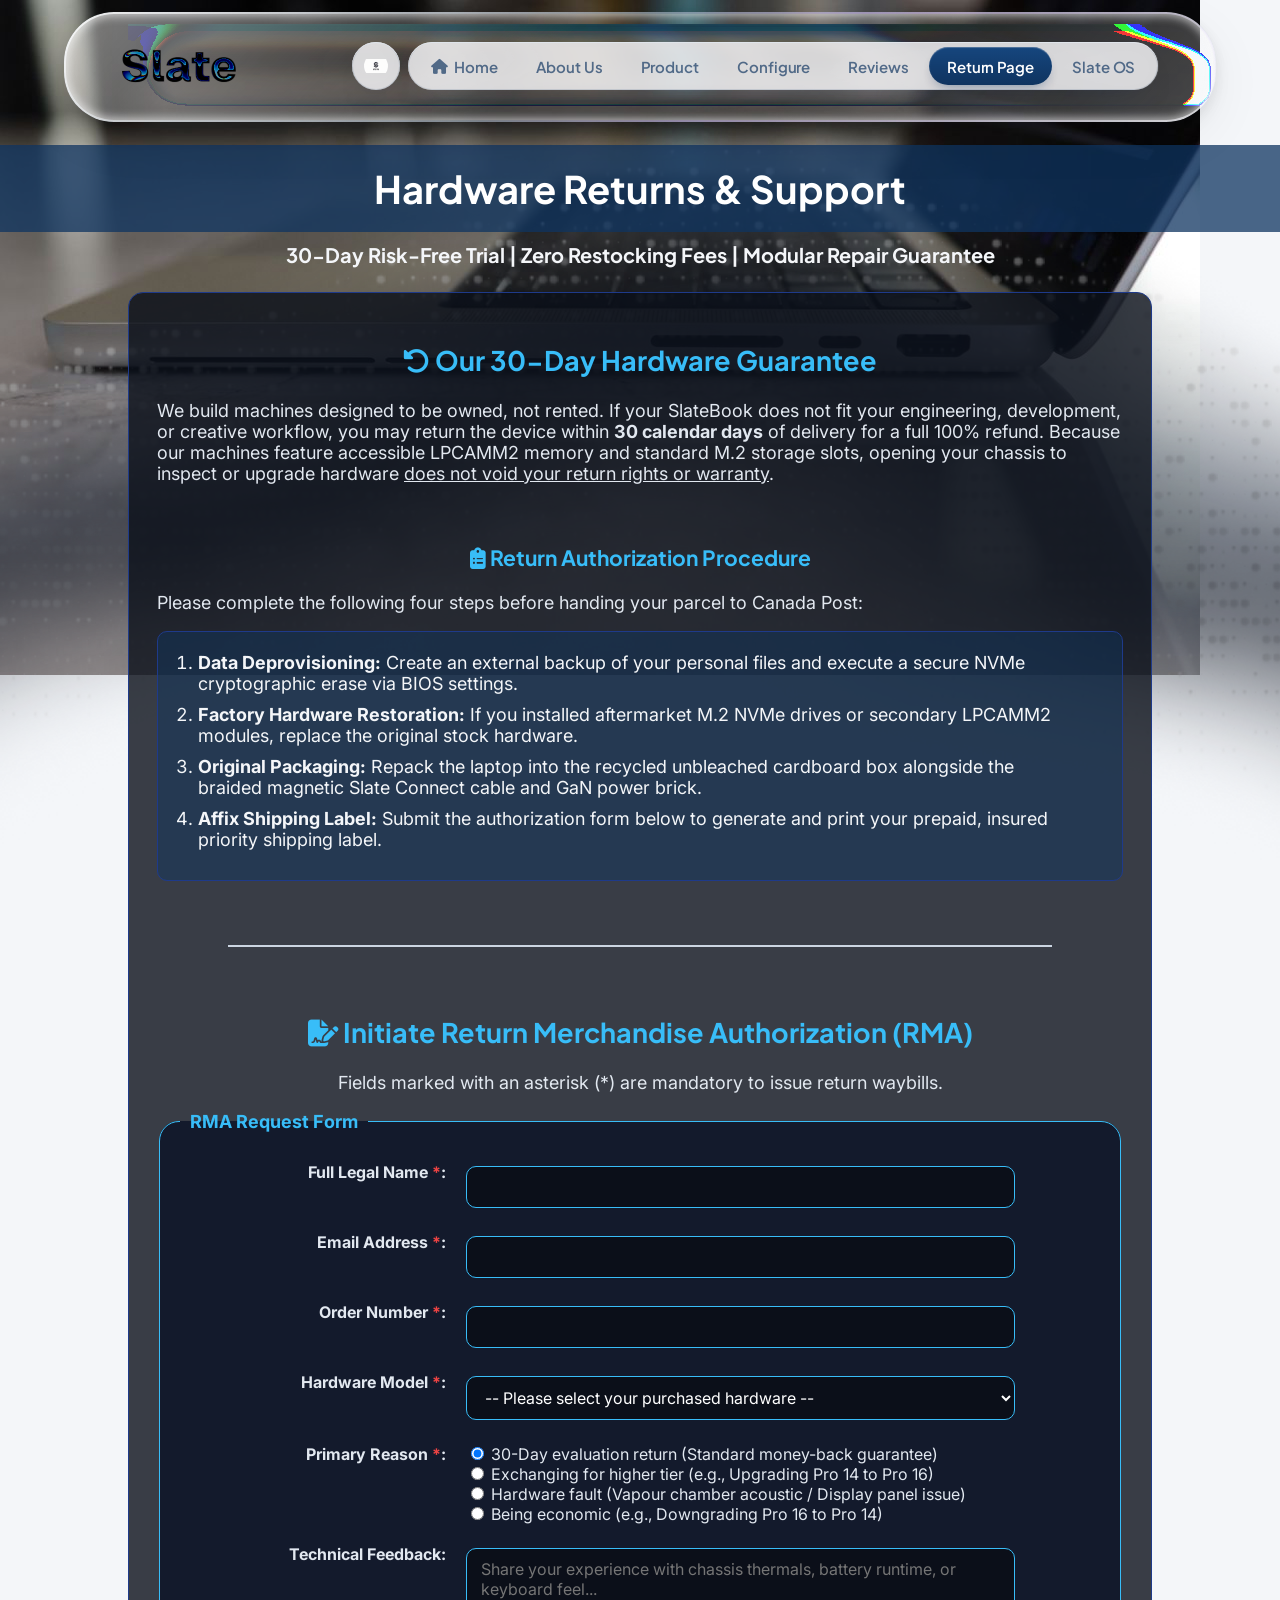
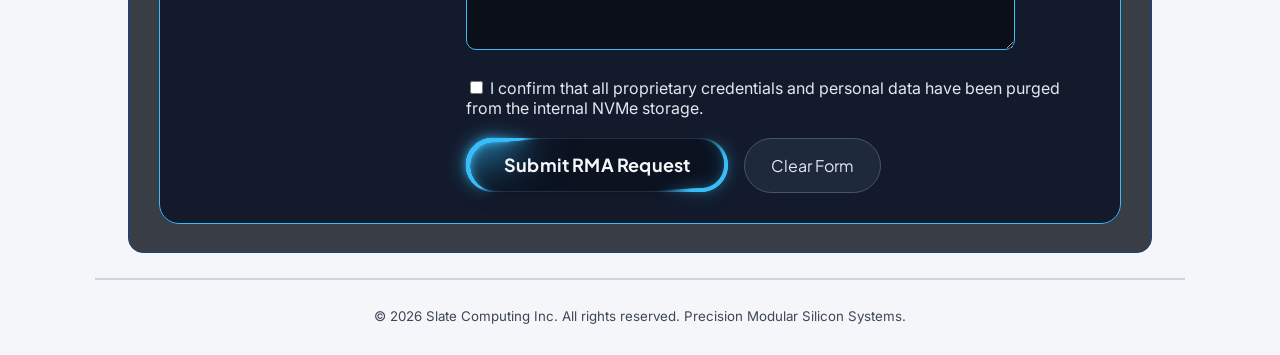
<file: Return Page.html>
<!DOCTYPE html>
    <head>
        <meta charset="UTF-8">
        <meta name="viewport" content="width=device-width, initial-scale=1.0">
        <title>Return Page</title>
        <!-- Google Fonts: Geist, Inter, and Plus Jakarta Sans -->
        <link href="https://fonts.googleapis.com/css2?family=Geist:wght@100..900&family=Inter:ital,opsz,wght@0,14..32,100..900;1,14..32,100..900&family=Plus+Jakarta+Sans:ital,wght@0,200..800;1,200..800&display=swap" rel="stylesheet">
        <!-- Font Awesome Icons -->
        <link rel="stylesheet" href="https://cdnjs.cloudflare.com/ajax/libs/font-awesome/6.4.2/css/all.min.css">
        <!-- External CSS Stylesheet -->
        <link rel="stylesheet" type="text/css" href="return_page.css">
    </head>
    <body>
        <!-- Persistent GlassSurface Top Navigation Bar -->
        <div id="slate-glass-navbar" class="navbar">
            <!-- Left Side: Metallic Paint Logo -->
            <a href="index.html" class="logo-link">
                <div id="slate-metallic-logo" class="metallic-logo"></div>
            </a>
            <!-- Right Side: React Bits PillNav Component -->
            <div id="slate-pill-nav" class="pill-nav-wrapper"></div>
        </div>
        <!-- Page Heading -->
        <h1 class="page-title">Hardware Returns &amp; Support</h1>
        <h3 class="subtitle">
            30-Day Risk-Free Trial | Zero Restocking Fees | Modular Repair Guarantee
        </h3>
        <!-- Main Content Wrapper Table -->
        <table class="return-wrapper-table">
            <tr>
                <td>
                    <!-- Policy Overview Paragraph -->
                    <h2><i class="fa fa-rotate-left"></i> Our 30-Day Hardware Guarantee</h2>
                    <p>
                        We build machines designed to be owned, not rented. If your SlateBook does not fit your engineering, development, or creative workflow, you may return the device within <b>30 calendar days</b> of delivery for a full 100% refund. Because our machines feature accessible LPCAMM2 memory and standard M.2 storage slots, opening your chassis to inspect or upgrade hardware <u>does not void your return rights or warranty</u>.
                    </p>
                    <br>
                    <!-- Ordered List: Return Steps -->
                    <h3><i class="fa fa-clipboard-list"></i> Return Authorization Procedure</h3>
                    <p>
                        Please complete the following four steps before handing your parcel to Canada Post:
                    </p>
                    <ol class="return-steps-list">
                        <li><b>Data Deprovisioning:</b> Create an external backup of your personal files and execute a secure NVMe cryptographic erase via BIOS settings.</li>
                        <li><b>Factory Hardware Restoration:</b> If you installed aftermarket M.2 NVMe drives or secondary LPCAMM2 modules, replace the original stock hardware.</li>
                        <li><b>Original Packaging:</b> Repack the laptop into the recycled unbleached cardboard box alongside the braided magnetic Slate Connect cable and GaN power brick.</li>
                        <li><b>Affix Shipping Label:</b> Submit the authorization form below to generate and print your prepaid, insured priority shipping label.</li>
                    </ol>
                    <br>
                    <hr>
                    <br>
                    <!-- RMA Web Form Section -->
                    <h2><i class="fa fa-file-signature"></i> Initiate Return Merchandise Authorization (RMA)</h2>
                    <p class="center-cell">
                        Fields marked with an asterisk (*) are mandatory to issue return waybills.
                    </p>
                    <!-- Form Container Table for Clean Alignment -->
                    <fieldset class="rma-fieldset">
                        <legend class="rma-legend"><b>RMA Request Form</b></legend>
                        <form action="404 Not Found Error.html" method="get">
                            <table class="rma-form-table">
                                <!-- Full Name -->
                                <tr>
                                    <td class="form-label-cell"><b>Full Legal Name <span class="required-star">*</span>:</b></td>
                                    <td class="form-input-cell">
                                        <input type="text" name="customer_name" required class="form-input">
                                    </td>
                                </tr>
                                <!-- Email Address -->
                                <tr>
                                    <td class="form-label-cell"><b>Email Address <span class="required-star">*</span>:</b></td>
                                    <td class="form-input-cell">
                                        <input type="text" name="customer_email" required class="form-input">
                                    </td>
                                </tr>
                                <!-- Order / Serial Number -->
                                <tr>
                                    <td class="form-label-cell"><b>Order Number <span class="required-star">*</span>:</b></td>
                                    <td class="form-input-cell">
                                        <input type="text" name="order_number" required class="form-input">
                                    </td>
                                </tr>
                                <!-- Hardware Model Dropdown Selection -->
                                <tr>
                                    <td class="form-label-cell"><b>Hardware Model <span class="required-star">*</span>:</b></td>
                                    <td class="form-input-cell">
                                        <select name="laptop_model" required class="form-select">
                                            <option value="">-- Please select your purchased hardware --</option>
                                            <option value="slatebook-13">SlateBook 13 (Slate S1 / 16GB LPCAMM2 / 512GB)</option>
                                            <option value="slatebook-pro-14-base">SlateBook Pro 14 (Slate S1 Pro / 32GB LPCAMM2 / 1TB)</option>
                                            <option value="slatebook-pro-16-base">SlateBook Pro 16 (Slate S1 Pro / 32GB LPCAMM2 / 1TB)</option>
                                            <option value="slatebook-pro-14-upgraded">SlateBook Pro 14 (Slate S1 Max / 64GB LPCAMM2 / 2TB)</option>
                                            <option value="slatebook-pro-16-upgraded">SlateBook Pro 16 (Slate S1 Max / 64GB LPCAMM2 / 2TB)</option>
                                        </select>
                                    </td>
                                </tr>
                                <!-- Primary Return Reason (Radio Buttons) -->
                                <tr>
                                    <td class="form-label-cell"><b>Primary Reason <span class="required-star">*</span>:</b></td>
                                    <td class="form-input-cell">
                                        <input type="radio" id="reason1" name="return_reason" value="trial" checked>
                                        <label for="reason1">30-Day evaluation return (Standard money-back guarantee)</label><br>
                                        <input type="radio" id="reason2" name="return_reason" value="upgrade">
                                        <label for="reason2">Exchanging for higher tier (e.g., Upgrading Pro 14 to Pro 16)</label><br>
                                        <input type="radio" id="reason3" name="return_reason" value="defect">
                                        <label for="reason3">Hardware fault (Vapour chamber acoustic / Display panel issue)</label><br>
                                        <input type="radio" id="reason4" name="return_reason" value="downgrade">
                                        <label for="reason4">Being economic (e.g., Downgrading Pro 16 to Pro 14)</label>
                                    </td>
                                </tr>
                                <!-- Detailed Feedback (Textarea) -->
                                <tr>
                                    <td class="form-label-cell"><b>Technical Feedback:</b></td>
                                    <td class="form-input-cell">
                                        <textarea name="feedback" rows="4" cols="45" placeholder="Share your experience with chassis thermals, battery runtime, or keyboard feel..." class="form-textarea"></textarea>
                                    </td>
                                </tr>
                                <!-- Checkbox Confirmation -->
                                <tr>
                                    <td></td>
                                    <td class="form-input-cell">
                                        <input type="checkbox" id="wipe_confirm" name="wipe_confirmed" required>
                                        <label for="wipe_confirm">
                                            I confirm that all proprietary credentials and personal data have been purged from the internal NVMe storage.
                                        </label>
                                    </td>
                                </tr>
                                <!-- Form Submission & Reset Buttons -->
                                <tr>
                                    <td></td>
                                    <td class="form-input-cell">
                                        <button type="submit" class="cta-btn"><b>Submit RMA Request</b></button>
                                        <input type="reset" value="Clear Form" class="reset-btn">
                                    </td>
                                </tr>
                            </table>
                        </form>
                    </fieldset>
                </td>
            </tr>
        </table>
        <!-- Footer -->
        <hr>
        <p id="slate-footer">
            <small>&copy; 2026 Slate Computing Inc. All rights reserved. Precision Modular Silicon Systems.</small>
        </p>
        <!-- React Bits JavaScript Files -->
        <script src="gradient-ascii.js"></script>
        <script src="glass-surface.js"></script>
        <script src="metallic-paint.js"></script>
        <script src="pill-nav.js"></script>
        <script src="specular-button.js"></script>
    </body>
</html>
</file>
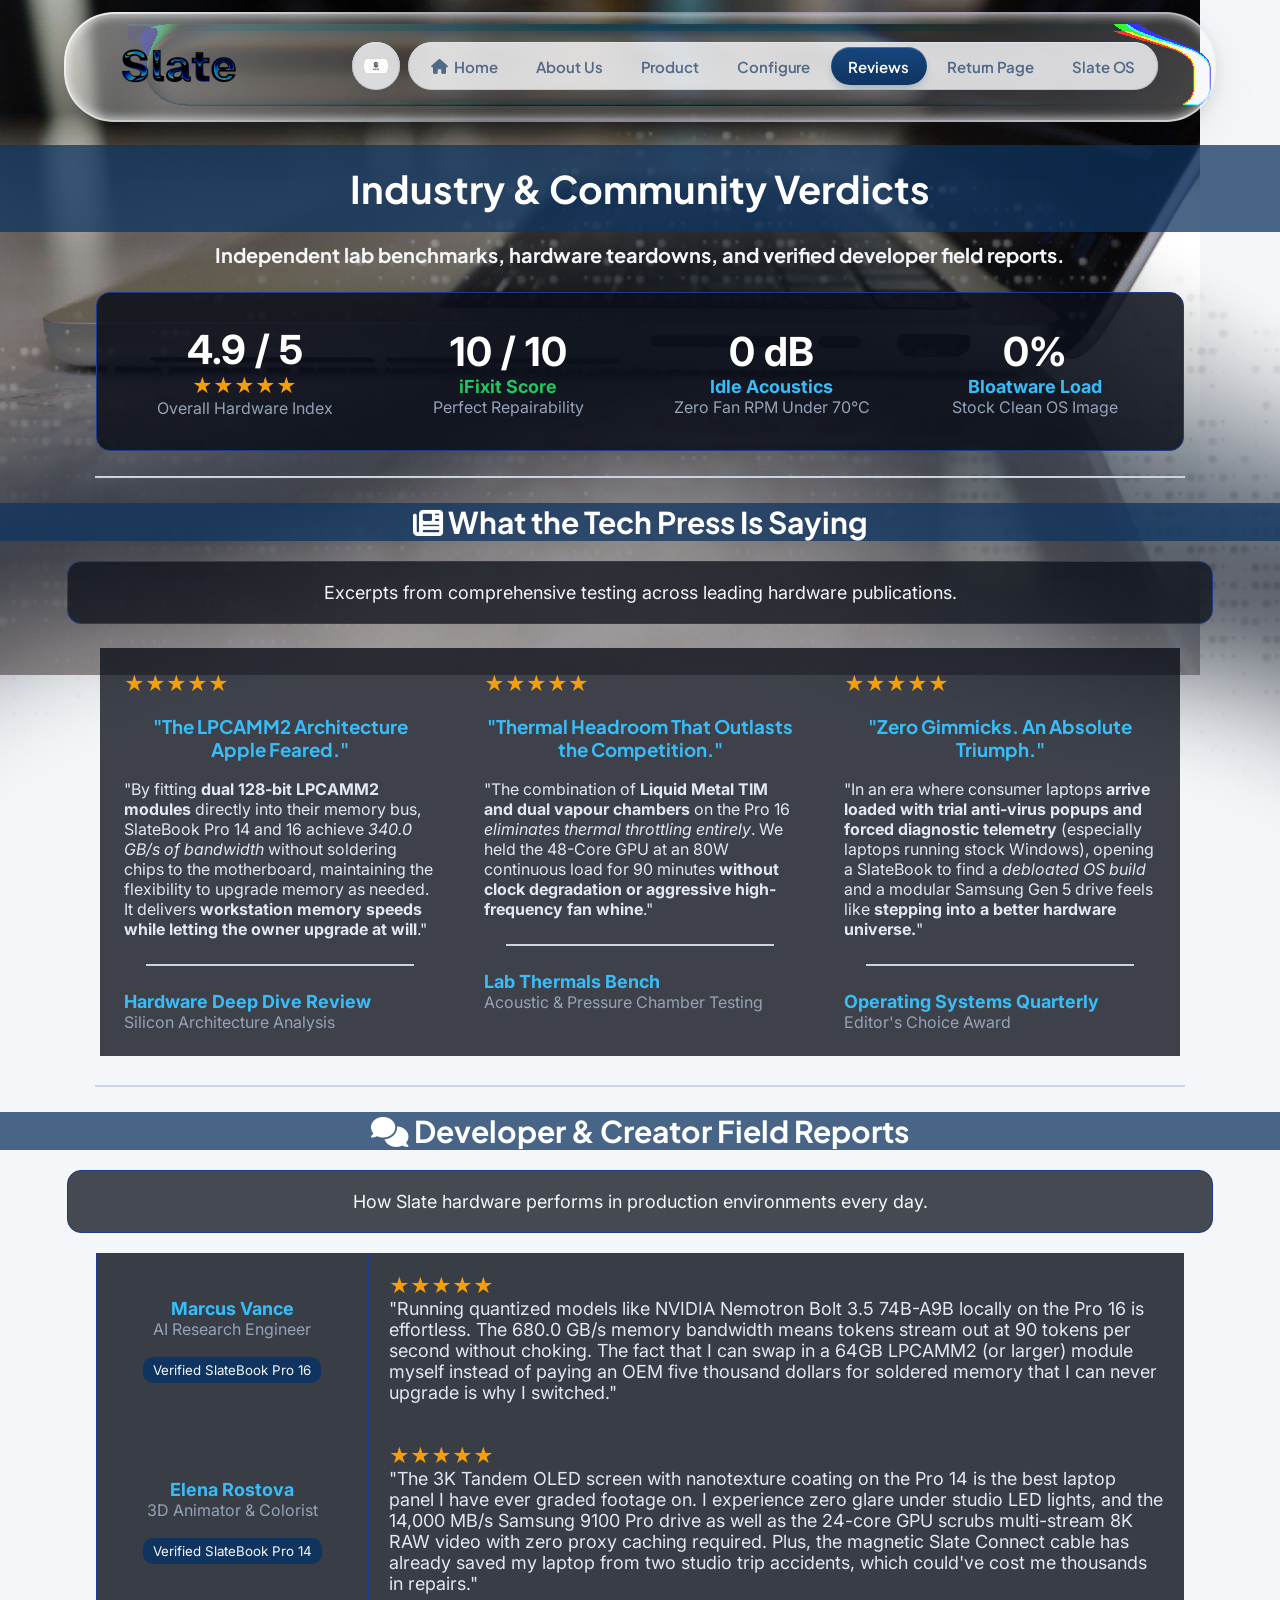
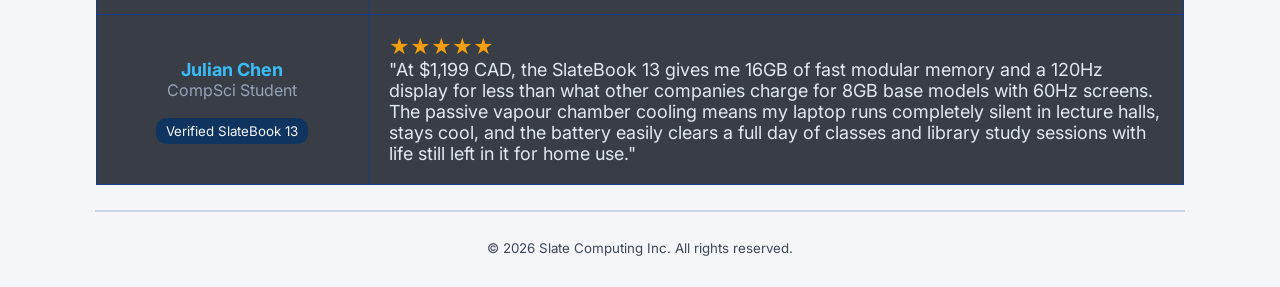
<file: Reviews.html>
<!DOCTYPE html>
    <head>
        <meta charset="UTF-8">
        <meta name="viewport" content="width=device-width, initial-scale=1.0">
        <title>Reviews</title>
        <!-- Google Fonts: Geist, Inter, and Plus Jakarta Sans -->
        <link href="https://fonts.googleapis.com/css2?family=Geist:wght@100..900&family=Inter:ital,opsz,wght@0,14..32,100..900;1,14..32,100..900&family=Plus+Jakarta+Sans:ital,wght@0,200..800;1,200..800&display=swap" rel="stylesheet">
        <!-- Font Awesome Icons -->
        <link rel="stylesheet" href="https://cdnjs.cloudflare.com/ajax/libs/font-awesome/6.4.2/css/all.min.css">
        <!-- External CSS Stylesheet -->
        <link rel="stylesheet" type="text/css" href="reviews.css">
    </head>
    <body>
        <!-- Persistent GlassSurface Top Navigation Bar -->
        <div id="slate-glass-navbar" class="navbar">
            <!-- Left Side: Metallic Paint Logo -->
            <a href="index.html" class="logo-link">
                <div id="slate-metallic-logo" class="metallic-logo"></div>
            </a>
            <!-- Right Side: React Bits PillNav Component -->
            <div id="slate-pill-nav" class="pill-nav-wrapper"></div>
        </div>
        <!-- Main Title -->
        <h1 class="page-title">Industry &amp; Community Verdicts</h1>
        <h3 class="subtitle">
            Independent lab benchmarks, hardware teardowns, and verified developer field reports.
        </h3>
        <!-- Aggregate Score Banner -->
        <table class="score-banner-table">
            <tr>
                <td class="score-cell">
                    <span class="score-number"><b>4.9 / 5</b></span><br>
                    <span class="star-rating">★★★★★</span><br>
                    <small class="muted-label">Overall Hardware Index</small>
                </td>
                <td class="score-cell">
                    <span class="score-number"><b>10 / 10</b></span><br>
                    <b class="ifixit-badge">iFixit Score</b><br>
                    <small class="muted-label">Perfect Repairability</small>
                </td>
                <td class="score-cell">
                    <span class="score-number"><b>0 dB</b></span><br>
                    <b class="score-title">Idle Acoustics</b><br>
                    <small class="muted-label">Zero Fan RPM Under 70°C</small>
                </td>
                <td class="score-cell">
                    <span class="score-number"><b>0%</b></span><br>
                    <b class="score-title">Bloatware Load</b><br>
                    <small class="muted-label">Stock Clean OS Image</small>
                </td>
            </tr>
        </table>
        <hr>
        <!-- Press Reviews Section -->
        <h2 class="section-heading"><i class="fa fa-newspaper"></i> What the Tech Press Is Saying</h2>
        <p class="overview-text">
            Excerpts from comprehensive testing across leading hardware publications.
        </p>
        <!-- 3-Column Press Grid -->
        <table class="features-table">
            <tr>
                <!-- Press 1: LPCAMM Architecture -->
                <td class="feature-card left-cell">
                    <span class="star-rating">★★★★★</span>
                    <h3>"The LPCAMM2 Architecture Apple Feared."</h3>
                    <p>
                        "By fitting <b>dual 128-bit LPCAMM2 modules</b> directly into their memory bus, SlateBook Pro 14 and 16 achieve <em>340.0 GB/s of bandwidth</em> without soldering chips to the motherboard, maintaining the flexibility to upgrade memory as needed. It delivers <strong>workstation memory speeds while letting the owner upgrade at will</strong>."
                    </p>
                    <hr>
                    <b class="score-title">Hardware Deep Dive Review</b><br>
                    <small class="muted-label">Silicon Architecture Analysis</small>
                </td>
                <!-- Press 2: Gamers Nexus / Linus style -->
                <td class="feature-card left-cell">
                    <span class="star-rating">★★★★★</span>
                    <h3>"Thermal Headroom That Outlasts the Competition."</h3>
                    <p>
                        "The combination of <strong>Liquid Metal TIM and dual vapour chambers</strong> on the Pro 16 <em>eliminates thermal throttling entirely</em>. We held the 48-Core GPU at an 80W continuous load for 90 minutes <b>without clock degradation or aggressive high-frequency fan whine</b>."
                    </p>
                    <hr>
                    <b class="score-title">Lab Thermals Bench</b><br>
                    <small class="muted-label">Acoustic &amp; Pressure Chamber Testing</small>
                </td>
                <!-- Press 3: Ars Technica style -->
                <td class="feature-card left-cell">
                    <span class="star-rating">★★★★★</span>
                    <h3>"Zero Gimmicks. An Absolute Triumph."</h3>
                    <p>
                        "In an era where consumer laptops <b>arrive loaded with trial anti-virus popups and forced diagnostic telemetry</b> (especially laptops running stock Windows), opening a SlateBook to find a <em>debloated OS build</em> and a modular Samsung Gen 5 drive feels like <strong>stepping into a better hardware universe.</strong>"
                    </p>
                    <hr>
                    <b class="score-title">Operating Systems Quarterly</b><br>
                    <small class="muted-label">Editor's Choice Award</small>
                </td>
            </tr>
        </table>
        <hr>
        <!-- Real-World Customer & Developer Experiences -->
        <h2 class="section-heading"><i class="fa fa-comments"></i> Developer &amp; Creator Field Reports</h2>
        <p class="overview-text">
            How Slate hardware performs in production environments every day.
        </p>
        <table class="reports-table">
            <!-- Review 1: Machine Learning Engineer -->
            <tr class="report-row">
                <td class="report-author-cell">
                    <b class="score-title">Marcus Vance</b><br>
                    <span class="muted-label">AI Research Engineer</span><br><br>
                    <small class="verified-pill">Verified SlateBook Pro 16</small>
                </td>
                <td class="report-quote-cell">
                    <span class="star-rating">★★★★★</span><br>
                    "Running quantized models like NVIDIA Nemotron Bolt 3.5 74B-A9B locally on the Pro 16 is effortless. The 680.0 GB/s memory bandwidth means tokens stream out at 90 tokens per second without choking. The fact that I can swap in a 64GB LPCAMM2 (or larger) module myself instead of paying an OEM five thousand dollars for soldered memory that I can never upgrade is why I switched."
                </td>
            </tr>
            <!-- Review 2: Creative Director / 3D Animator -->
            <tr class="report-row">
                <td class="report-author-cell">
                    <b class="score-title">Elena Rostova</b><br>
                    <span class="muted-label">3D Animator &amp; Colorist</span><br><br>
                    <small class="verified-pill">Verified SlateBook Pro 14</small>
                </td>
                <td class="report-quote-cell">
                    <span class="star-rating">★★★★★</span><br>
                    "The 3K Tandem OLED screen with nanotexture coating on the Pro 14 is the best laptop panel I have ever graded footage on. I experience zero glare under studio LED lights, and the 14,000 MB/s Samsung 9100 Pro drive as well as the 24-core GPU scrubs multi-stream 8K RAW video with zero proxy caching required. Plus, the magnetic Slate Connect cable has already saved my laptop from two studio trip accidents, which could've cost me thousands in repairs."
                </td>
            </tr>
            <!-- Review 3: Software Engineering Student -->
            <tr class="report-row">
                <td class="report-author-cell">
                    <b class="score-title">Julian Chen</b><br>
                    <span class="muted-label">CompSci Student</span><br><br>
                    <small class="verified-pill">Verified SlateBook 13</small>
                </td>
                <td class="report-quote-cell">
                    <span class="star-rating">★★★★★</span><br>
                    "At $1,199 CAD, the SlateBook 13 gives me 16GB of fast modular memory and a 120Hz display for less than what other companies charge for 8GB base models with 60Hz screens. The passive vapour chamber cooling means my laptop runs completely silent in lecture halls, stays cool, and the battery easily clears a full day of classes and library study sessions with life still left in it for home use."
                </td>
            </tr>
        </table>
        <!-- Footer -->
        <hr>
        <p id="slate-footer">
            <small>&copy; 2026 Slate Computing Inc. All rights reserved.</small>
        </p>
        <!-- React Bits JavaScript Files -->
        <script src="gradient-ascii.js"></script>
        <script src="glass-surface.js"></script>
        <script src="metallic-paint.js"></script>
        <script src="pill-nav.js"></script>
        <script src="specular-button.js"></script>
    </body>
</html>
</file>
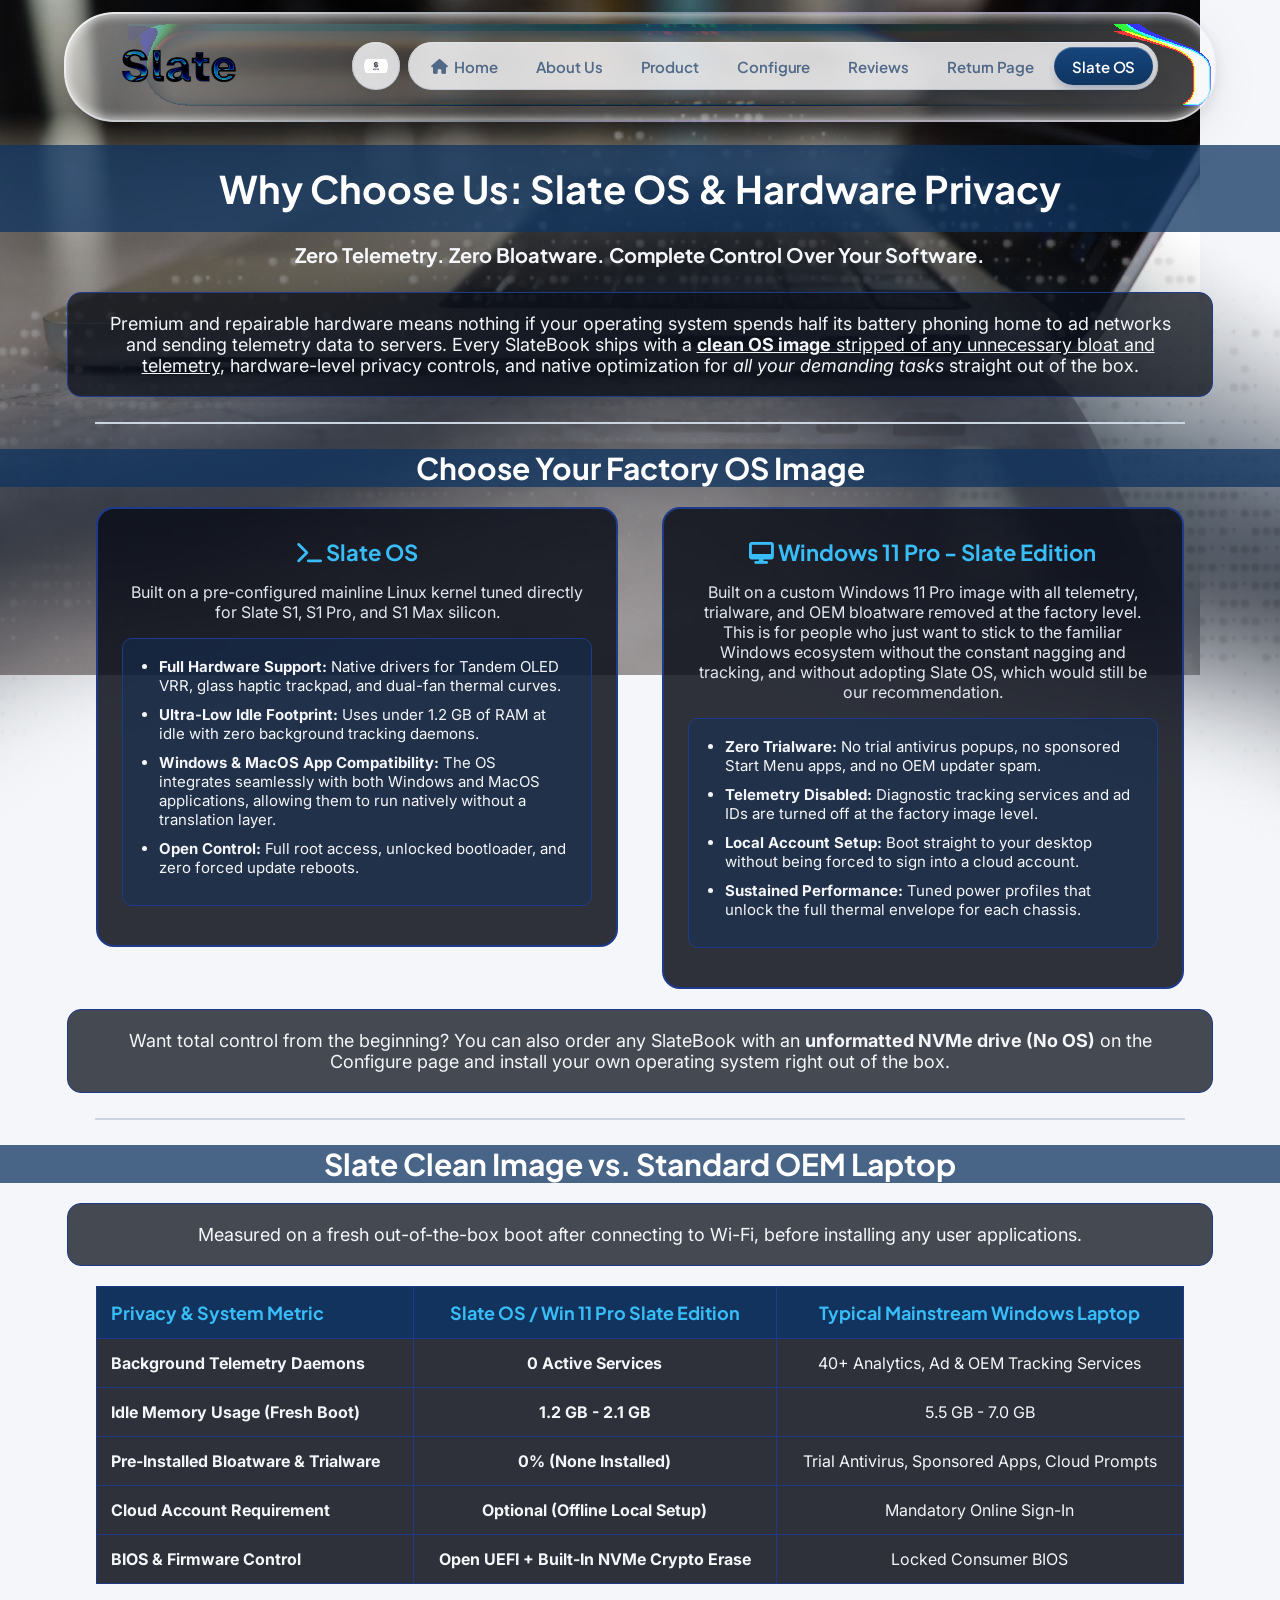
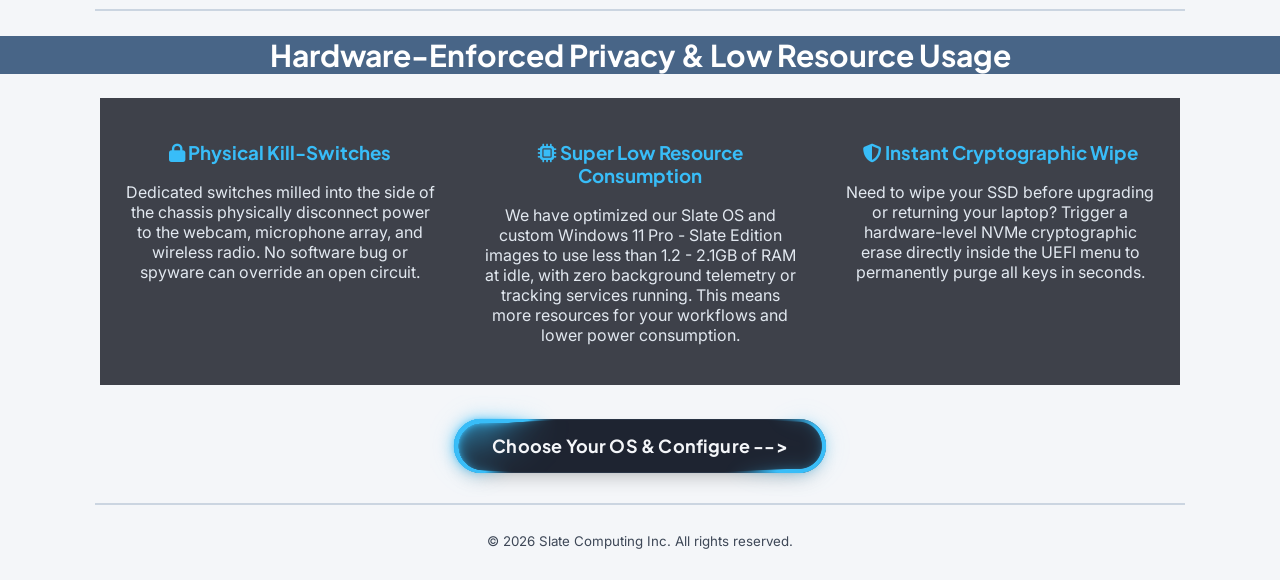
<file: Slate OS.html>
<!DOCTYPE html>
    <head>
        <meta charset="UTF-8">
        <meta name="viewport" content="width=device-width, initial-scale=1.0">
        <title>Why Choose Us - Slate OS &amp; Privacy</title>
        <!-- Google Fonts: Geist, Inter, and Plus Jakarta Sans -->
        <link href="https://fonts.googleapis.com/css2?family=Geist:wght@100..900&family=Inter:ital,opsz,wght@0,14..32,100..900;1,14..32,100..900&family=Plus+Jakarta+Sans:ital,wght@0,200..800;1,200..800&display=swap" rel="stylesheet">
        <!-- Font Awesome Icons -->
        <link rel="stylesheet" href="https://cdnjs.cloudflare.com/ajax/libs/font-awesome/6.4.2/css/all.min.css">
        <!-- External CSS Stylesheet -->
        <link rel="stylesheet" type="text/css" href="slate_os.css">
    </head>
    <body>
        <!-- Persistent GlassSurface Top Navigation Bar -->
        <div id="slate-glass-navbar" class="navbar">
            <!-- Left Side: Metallic Paint Logo -->
            <a href="index.html" class="logo-link">
                <div id="slate-metallic-logo" class="metallic-logo"></div>
            </a>
            <!-- Right Side: React Bits PillNav Component -->
            <div id="slate-pill-nav" class="pill-nav-wrapper"></div>
        </div>
        <!-- Page Heading -->
        <h1 class="page-title">Why Choose Us: Slate OS &amp; Hardware Privacy</h1>
        <h3 class="subtitle">Zero Telemetry. Zero Bloatware. Complete Control Over Your Software.</h3>
        <!-- Intro Overview Paragraph -->
        <p class="overview-text">
            Premium and repairable hardware means nothing if your operating system spends half its battery phoning home to ad networks and sending telemetry data to servers. 
            Every SlateBook ships with a <u><strong>clean OS image</strong> stripped of any unnecessary bloat and telemetry</u>, hardware-level privacy controls, 
            and native optimization for <i>all your demanding tasks</i> straight out of the box.
        </p>
        <hr>
        <!-- Factory OS Options (Two-Column Float Left & Float Right) -->
        <h2 class="section-heading">Choose Your Factory OS Image</h2>
        <div class="os-container">
            <div class="os-card-left">
                <h3><i class="fa fa-terminal"></i> Slate OS</h3>
                <p class="os-intro">
                    Built on a pre-configured mainline Linux kernel tuned directly for Slate S1, S1 Pro, and S1 Max silicon.
                </p>
                <ul class="os-list">
                    <li><b>Full Hardware Support:</b> Native drivers for Tandem OLED VRR, glass haptic trackpad, and dual-fan thermal curves.</li>
                    <li><b>Ultra-Low Idle Footprint:</b> Uses under 1.2 GB of RAM at idle with zero background tracking daemons.</li>
                    <li><b>Windows &amp; MacOS App Compatibility:</b> The OS integrates seamlessly with both Windows and MacOS applications, allowing them to run natively without a translation layer.</li>
                    <li><b>Open Control:</b> Full root access, unlocked bootloader, and zero forced update reboots.</li>
                </ul>
            </div>
            <div class="os-card-right">
                <h3><i class="fa fa-desktop"></i> Windows 11 Pro - Slate Edition</h3>
                <p class="os-intro">
                    Built on a custom Windows 11 Pro image with all telemetry, trialware, and OEM bloatware removed at the factory level. This is for people who just want to stick to the familiar Windows ecosystem without the constant nagging and tracking, and without adopting Slate OS, which would still be our recommendation.
                </p>
                <ul class="os-list">
                    <li><b>Zero Trialware:</b> No trial antivirus popups, no sponsored Start Menu apps, and no OEM updater spam.</li>
                    <li><b>Telemetry Disabled:</b> Diagnostic tracking services and ad IDs are turned off at the factory image level.</li>
                    <li><b>Local Account Setup:</b> Boot straight to your desktop without being forced to sign into a cloud account.</li>
                    <li><b>Sustained Performance:</b> Tuned power profiles that unlock the full thermal envelope for each chassis.</li>
                </ul>
            </div>
        </div>
        <p class="overview-text">
            Want total control from the beginning? You can also order any SlateBook with an <b>unformatted NVMe drive (No OS)</b> on the Configure page and install your own operating system right out of the box.
        </p>
        <hr>
        <!-- OS Comparison Table -->
        <h2 class="section-heading">Slate Clean Image vs. Standard OEM Laptop</h2>
        <p class="overview-text">
            Measured on a fresh out-of-the-box boot after connecting to Wi-Fi, before installing any user applications.
        </p>
        <table class="data-table">
            <tr>
                <th class="left-cell">Privacy &amp; System Metric</th>
                <th class="center-cell">Slate OS / Win 11 Pro Slate Edition</th>
                <th class="center-cell">Typical Mainstream Windows Laptop</th>
            </tr>
            <tr>
                <td><b>Background Telemetry Daemons</b></td>
                <td class="center-cell"><b>0 Active Services</b></td>
                <td class="center-cell">40+ Analytics, Ad &amp; OEM Tracking Services</td>
            </tr>
            <tr>
                <td><b>Idle Memory Usage (Fresh Boot)</b></td>
                <td class="center-cell"><b>1.2 GB - 2.1 GB</b></td>
                <td class="center-cell">5.5 GB - 7.0 GB</td>
            </tr>
            <tr>
                <td><b>Pre-Installed Bloatware &amp; Trialware</b></td>
                <td class="center-cell"><b>0% (None Installed)</b></td>
                <td class="center-cell">Trial Antivirus, Sponsored Apps, Cloud Prompts</td>
            </tr>
            <tr>
                <td><b>Cloud Account Requirement</b></td>
                <td class="center-cell"><b>Optional (Offline Local Setup)</b></td>
                <td class="center-cell">Mandatory Online Sign-In</td>
            </tr>
            <tr>
                <td><b>BIOS &amp; Firmware Control</b></td>
                <td class="center-cell"><b>Open UEFI + Built-In NVMe Crypto Erase</b></td>
                <td class="center-cell">Locked Consumer BIOS</td>
            </tr>
        </table>
        <hr>
        <!-- Hardware Privacy & Low Resource Usage -->
        <h2 class="section-heading">Hardware-Enforced Privacy &amp; Low Resource Usage</h2>
        <table class="features-table">
            <tr>
                <td class="feature-card">
                    <h3><i class="fa fa-lock"></i> Physical Kill-Switches</h3>
                    <p>
                        Dedicated switches milled into the side of the chassis physically disconnect power to the webcam, microphone array, and wireless radio. No software bug or spyware can override an open circuit.
                    </p>
                </td>
                <td class="feature-card">
                    <h3><i class="fa fa-microchip"></i> Super Low Resource Consumption</h3>
                    <p>
                        We have optimized our Slate OS and custom Windows 11 Pro - Slate Edition images to use less than 1.2 - 2.1GB of RAM at idle, with zero background telemetry or tracking services running. This means more resources for your workflows and lower power consumption.
                    </p>
                </td>
                <td class="feature-card">
                    <h3><i class="fa fa-shield-halved"></i> Instant Cryptographic Wipe</h3>
                    <p>
                        Need to wipe your SSD before upgrading or returning your laptop? Trigger a hardware-level NVMe cryptographic erase directly inside the UEFI menu to permanently purge all keys in seconds.
                    </p>
                </td>
            </tr>
        </table>
        <!-- Call to Action Button -->
        <div class="button-box">
            <a href="Configure.html" class="cta-btn">
                <b>Choose Your OS &amp; Configure --&gt;</b>
            </a>
        </div>
        <!-- Footer -->
        <hr>
        <p id="slate-footer">
            <small>&copy; 2026 Slate Computing Inc. All rights reserved.</small>
        </p>
        <!-- React Bits JavaScript Files -->
        <script src="gradient-ascii.js"></script>
        <script src="glass-surface.js"></script>
        <script src="metallic-paint.js"></script>
        <script src="pill-nav.js"></script>
        <script src="specular-button.js"></script>
    </body>
</html>
</file>
<file: index.css>
/*
Fallback Background Image behind Canvas
 */
html {
    background-color: #0b0f19;
    background-image: url("CNC Machined Aluminum.jpg");
    background-repeat: no-repeat;
    background-attachment: fixed;
}

/*
Page Background and Default Font
 */
body {
    background-color: #f4f6f9;
    font-family: "Inter", Arial, sans-serif;
    color: #000000;
    margin: 0px;
}

/*
Headings Font and Color
 */
h1, h2, h3 {
    font-family: "Plus Jakarta Sans", Verdana, sans-serif;
    color: #0f3460;
    text-align: center;
}

/*
Centered MetallicPaint Text Title
 */
.metallic-title {
    position: relative;
    width: 100%;
    height: 220px;
    margin: 0px auto;
}

.subtitle {
    color: #f4f6f9;
    font-size: 20px;
    margin-top: 0px;
    margin-bottom: 25px;
}

.section-heading {
    color: #ffffff;
    background-color: rgba(15, 52, 96, 0.75);
    font-size: 30px;
    margin-top: 10px;
    margin-bottom: 20px;
}

/*
Horizontal Divider Line
 */
hr {
    width: 85%;
    margin: 25px auto;
    border: 1px solid #cbd5e1;
}

/*
Persistent GlassSurface Top Bar
 */
.navbar {
    width: 90%;
    height: 110px;
    margin: 10px auto;
    border-radius: 50px;
    position: sticky;
    top: 10px;
    z-index: 100;
}

/*
Metallic Paint Logo on Left of Navbar
 */
.logo-link {
    float: left;
    margin-left: 3%;
}

.metallic-logo {
    position: relative;
    width: 160px;
    height: 96px;
    overflow: hidden;
    transform: translate(0px, 6px);
}

/*
PillNav Container on Right of Navbar
 */
.pill-nav-wrapper {
    float: right;
    margin-right: 5%;
    margin-top: 24px;
    transform: translate(0px, 6px);
}

/*
Centered Hero Laptop Video
 */
.entry-video {
    display: block;
    margin-left: auto;
    margin-right: auto;
    width: 85%;
    border-radius: 18px;
    border: 2px solid #1e3a8a;
    filter: brightness(100%);
}

.entry-video:hover {
    filter: brightness(125%);
    transform: scale(1.05, 1.05);
}

/*
Call to Action Buttons
 */
.button-box {
    text-align: center;
    margin: 30px auto;
}

.cta-btn {
    position: relative;
    display: inline-block;
    background-color: rgba(11, 15, 25, 0.92);
    color: #f4f6f9;
    font-family: "Plus Jakarta Sans", Verdana, sans-serif;
    font-size: 18px;
    text-decoration: none;
    padding: 18px 38px;
    border-radius: 40px;
}

.cta-btn:hover {
    transform: scale(1.05, 1.05);
}

/*
Brand Overview Paragraph with Dark Glass Backing for Readability
 */
.overview-text {
    width: 85%;
    margin: 20px auto;
    padding: 20px 28px;
    background-color: rgba(11, 15, 25, 0.75);
    border: 1px solid #1e3a8a;
    border-radius: 14px;
    text-align: center;
    font-size: 18px;
    color: #f4f6f9;
}

/*
Two-Column Laptop Showcase using Float Left & Float Right
 */
.lineup-container {
    width: 90%;
    margin: 20px auto;
    overflow: auto;
}

.lineup-card-left {
    float: left;
    width: 45%;
    background-color: #000000;
    border: 2px solid #1e3a8a;
    padding: 20px;
    border-radius: 20px;
    text-align: center;
    box-sizing: border-box;
}

.lineup-card-right {
    float: right;
    width: 45%;
    background-color: #000000;
    border: 2px solid #1e3a8a;
    padding: 20px;
    border-radius: 20px;
    text-align: center;
    box-sizing: border-box;
}

.lineup-card-left h3,
.lineup-card-right h3 {
    color: #38bdf8;
    margin-top: 20px;
    margin-bottom: 10px;
}

.lineup-card-left p,
.lineup-card-right p {
    color: #cbd5e1;
    font-size: 15px;
}

.lineup-img {
    width: 100%;
    height: auto;
    border-radius: 20px;
    filter: brightness(80%);
}

.lineup-img:hover {
    filter: brightness(100%);
    transform: scale(1.05, 1.05);
}

/*
Feature Highlights Table
 */
.features-table {
    width: 85%;
    margin: 20px auto;
    border-collapse: collapse;
}

.feature-card {
    width: 30%;
    background-color: rgba(11, 15, 25, 0.78);
    border: 8px solid transparent;
    padding: 20px;
    text-align: center;
    vertical-align: top;
}

.feature-card h3 {
    color: #38bdf8;
}

.feature-card p {
    font-size: 16px;
    color: #e2e8f0;
}

.feature-card:hover {
    background-color: rgba(15, 52, 96, 0.88);
    transform: translate(0px, -4px);
}

/*
Footer Text (ID Selector & Opacity)
 */
#slate-footer {
    text-align: center;
    color: #1e293b;
    margin-bottom: 30px;
    opacity: 0.85;
}

#slate-footer:hover {
    opacity: 1.0;
}

/*
Responsive Mobile View (Media Query)
 */
@media screen and (max-width: 768px) {
    .navbar {
        width: 96%;
        height: auto;
        border-radius: 24px;
        padding-bottom: 10px;
        overflow: auto;
        position: relative;
    }

    .logo-link {
        float: none;
        display: block;
        text-align: center;
        margin-left: 0px;
    }

    .metallic-logo {
        margin: 0px auto;
    }

    .pill-nav-wrapper {
        float: none;
        margin: 10px auto;
        text-align: center;
    }

    .metallic-title {
        height: 140px;
    }

    .subtitle {
        font-size: 16px;
        padding: 0px 15px;
    }

    .section-heading {
        font-size: 22px;
        padding: 12px 10px;
    }

    .entry-video {
        width: 94%;
    }

    .overview-text {
        width: 92%;
        font-size: 16px;
        padding: 15px;
        box-sizing: border-box;
    }

    .lineup-container {
        width: 94%;
    }

    .lineup-card-left,
    .lineup-card-right {
        float: none;
        width: 100%;
        margin: 15px auto;
        box-sizing: border-box;
    }

    .features-table {
        width: 94%;
    }

    .feature-card {
        display: block;
        width: 100%;
        box-sizing: border-box;
        margin-bottom: 15px;
    }

    .cta-btn {
        font-size: 16px;
        padding: 14px 26px;
    }
}
</file>
<file: 404_error.css>
/*
Fallback Background Image behind Canvas
 */
html {
    background-color: #0b0f19;
    background-image: url("CNC Machined Aluminum.jpg");
    background-repeat: no-repeat;
    background-attachment: fixed;
}

/*
Page Background and Default Font
 */
body {
    background-color: #f4f6f9;
    font-family: "Inter", Arial, sans-serif;
    color: #000000;
    margin: 0px;
}

/*
Headings Font and Color
 */
h1, h2, h3 {
    font-family: "Plus Jakarta Sans", Verdana, sans-serif;
    color: #0f3460;
    text-align: center;
}

.page-title {
    color: #ffffff;
    background-color: rgba(15, 52, 96, 0.75);
    padding: 20px 0px;
    font-size: 38px;
    margin-top: 25px;
    margin-bottom: 10px;
}

.subtitle {
    color: #f4f6f9;
    font-size: 20px;
    margin-top: 0px;
    margin-bottom: 25px;
}

/*
Horizontal Divider Line
 */
hr {
    width: 85%;
    margin: 25px auto;
    border: 1px solid #cbd5e1;
}

/*
Persistent GlassSurface Top Bar
 */
.navbar {
    width: 90%;
    height: 110px;
    margin: 10px auto;
    border-radius: 50px;
    position: sticky;
    top: 10px;
    z-index: 100;
}

/*
Metallic Paint Logo on Left of Navbar
 */
.logo-link {
    float: left;
    margin-left: 3%;
}

.metallic-logo {
    position: relative;
    width: 160px;
    height: 96px;
    overflow: hidden;
    transform: translate(0px, 6px);
}

/*
PillNav Container on Right of Navbar
 */
.pill-nav-wrapper {
    float: right;
    margin-right: 5%;
    margin-top: 24px;
    transform: translate(0px, 6px);
}

/*
Call to Action Buttons
 */
.button-box {
    text-align: center;
    margin: 30px auto;
}

.cta-btn {
    position: relative;
    display: inline-block;
    background-color: rgba(11, 15, 25, 0.92);
    color: #f4f6f9;
    font-family: "Plus Jakarta Sans", Verdana, sans-serif;
    font-size: 18px;
    text-decoration: none;
    padding: 18px 38px;
    border-radius: 40px;
}

.cta-btn:hover {
    transform: scale(1.05, 1.05);
}

/*
Overview Paragraph with Dark Glass Backing for Readability
 */
.overview-text {
    width: 85%;
    margin: 20px auto;
    padding: 20px 28px;
    background-color: rgba(11, 15, 25, 0.75);
    border: 1px solid #1e3a8a;
    border-radius: 14px;
    text-align: center;
    font-size: 18px;
    color: #f4f6f9;
}

/*
404 Error Page Image & Text
 */
.error-img {
    display: block;
    margin-left: auto;
    margin-right: auto;
    width: 480px;
    border-radius: 20px;
    border: 2px solid #1e3a8a;
    filter: brightness(85%);
}

.error-img:hover {
    filter: brightness(105%);
    transform: scale(1.03, 1.03);
}

.error-text {
    max-width: 600px;
}

/*
Footer Text (ID Selector & Opacity)
 */
#slate-footer {
    text-align: center;
    color: #1e293b;
    margin-bottom: 30px;
    opacity: 0.85;
}

#slate-footer:hover {
    opacity: 1.0;
}

/*
Responsive Mobile View (Media Query)
 */
@media screen and (max-width: 768px) {
    .navbar {
        width: 96%;
        height: auto;
        border-radius: 24px;
        padding-bottom: 10px;
        overflow: auto;
        position: relative;
    }

    .logo-link {
        float: none;
        display: block;
        text-align: center;
        margin-left: 0px;
    }

    .metallic-logo {
        margin: 0px auto;
    }

    .pill-nav-wrapper {
        float: none;
        margin: 10px auto;
        text-align: center;
    }

    .page-title {
        font-size: 26px;
        padding: 15px 10px;
    }

    .subtitle {
        font-size: 16px;
        padding: 0px 15px;
    }

    .error-img {
        width: 90%;
    }

    .overview-text {
        width: 92%;
        font-size: 16px;
        padding: 15px;
        box-sizing: border-box;
    }

    .error-text {
        max-width: 92%;
    }

    .cta-btn {
        font-size: 16px;
        padding: 14px 26px;
    }
}
</file>
<file: about_us.css>
/*
Fallback Background Image behind Canvas
 */
html {
    background-color: #0b0f19;
    background-image: url("CNC Machined Aluminum.jpg");
    background-repeat: no-repeat;
    background-attachment: fixed;
}

/*
Page Background and Default Font
 */
body {
    background-color: #f4f6f9;
    font-family: "Inter", Arial, sans-serif;
    color: #000000;
    margin: 0px;
}

/*
Headings Font and Color
 */
h1, h2, h3 {
    font-family: "Plus Jakarta Sans", Verdana, sans-serif;
    color: #0f3460;
    text-align: center;
}

.page-title {
    color: #ffffff;
    background-color: rgba(15, 52, 96, 0.75);
    padding: 20px 0px;
    font-size: 38px;
    margin-top: 25px;
    margin-bottom: 10px;
}

.subtitle {
    color: #f4f6f9;
    font-size: 20px;
    margin-top: 0px;
    margin-bottom: 25px;
}

.section-heading {
    color: #ffffff;
    background-color: rgba(15, 52, 96, 0.75);
    font-size: 30px;
    margin-top: 10px;
    margin-bottom: 20px;
}

/*
Horizontal Divider Line
 */
hr {
    width: 85%;
    margin: 25px auto;
    border: 1px solid #cbd5e1;
}

/*
Persistent GlassSurface Top Bar
 */
.navbar {
    width: 90%;
    height: 110px;
    margin: 10px auto;
    border-radius: 50px;
    position: sticky;
    top: 10px;
    z-index: 100;
}

/*
Metallic Paint Logo on Left of Navbar
 */
.logo-link {
    float: left;
    margin-left: 3%;
}

.metallic-logo {
    position: relative;
    width: 160px;
    height: 96px;
    overflow: hidden;
    transform: translate(0px, 6px);
}

/*
PillNav Container on Right of Navbar
 */
.pill-nav-wrapper {
    float: right;
    margin-right: 5%;
    margin-top: 24px;
    transform: translate(0px, 6px);
}

/*
Overview Paragraph with Dark Glass Backing for Readability
 */
.overview-text {
    width: 85%;
    margin: 20px auto;
    padding: 20px 28px;
    background-color: rgba(11, 15, 25, 0.75);
    border: 1px solid #1e3a8a;
    border-radius: 14px;
    text-align: center;
    font-size: 18px;
    color: #f4f6f9;
}

/*
About Us Page Layout Table & Elements
 */
.about-table {
    width: 85%;
    margin: 20px auto;
    background-color: rgba(11, 15, 25, 0.80);
    border: 1px solid #1e3a8a;
    border-radius: 14px;
    padding: 20px;
}

.about-text-cell {
    width: 55%;
    padding: 15px;
    vertical-align: top;
    color: #e2e8f0;
    font-size: 18px;
}

.about-text-cell h2 {
    color: #38bdf8;
    text-align: left;
}

.about-img-cell {
    width: 45%;
    padding: 15px;
    text-align: center;
    vertical-align: top;
}

.teardown-img {
    width: 100%;
    border-radius: 20px;
    border: 1px solid #1e3a8a;
    filter: brightness(80%);
}

.teardown-img:hover {
    filter: brightness(100%);
    transform: scale(1.05, 1.05);
}

.img-caption {
    color: #94a3b8;
    font-size: 14px;
}

.inline-link:link,
.inline-link:visited {
    color: #38bdf8;
    text-decoration: underline;
}

.inline-link:hover {
    color: #ad6dff;
}

.founder-quote {
    background-color: rgba(15, 52, 96, 0.55);
    border-left: 4px solid #38bdf8;
    padding: 15px 20px;
    border-radius: 8px;
    color: #f4f6f9;
    font-size: 17px;
}

.map-box {
    text-align: center;
    margin: 20px auto;
}

.map-frame {
    border: 2px solid #1e3a8a;
    border-radius: 14px;
}

/*
Footer Text (ID Selector & Opacity)
 */
#slate-footer {
    text-align: center;
    color: #1e293b;
    margin-bottom: 30px;
    opacity: 0.85;
}

#slate-footer:hover {
    opacity: 1.0;
}

/*
Responsive Mobile View (Media Query)
 */
@media screen and (max-width: 768px) {
    .navbar {
        width: 96%;
        height: auto;
        border-radius: 24px;
        padding-bottom: 10px;
        overflow: auto;
        position: relative;
    }

    .logo-link {
        float: none;
        display: block;
        text-align: center;
        margin-left: 0px;
    }

    .metallic-logo {
        margin: 0px auto;
    }

    .pill-nav-wrapper {
        float: none;
        margin: 10px auto;
        text-align: center;
    }

    .page-title {
        font-size: 26px;
        padding: 15px 10px;
    }

    .subtitle {
        font-size: 16px;
        padding: 0px 15px;
    }

    .section-heading {
        font-size: 22px;
        padding: 12px 10px;
    }

    .overview-text {
        width: 92%;
        font-size: 16px;
        padding: 15px;
        box-sizing: border-box;
    }

    .about-table {
        width: 94%;
        padding: 10px;
    }

    .about-text-cell,
    .about-img-cell {
        display: block;
        width: 100%;
        box-sizing: border-box;
        font-size: 16px;
    }

    .map-frame {
        width: 94%;
        height: 320px;
    }
}
</file>
<file: configure.css>
/*
Fallback Background Image behind Canvas
 */
html {
    background-color: #0b0f19;
    background-image: url("CNC Machined Aluminum.jpg");
    background-repeat: no-repeat;
    background-attachment: fixed;
}

/*
Page Background and Default Font
 */
body {
    background-color: #f4f6f9;
    font-family: "Inter", Arial, sans-serif;
    color: #000000;
    margin: 0px;
}

/*
Headings Font and Color
 */
h1, h2, h3 {
    font-family: "Plus Jakarta Sans", Verdana, sans-serif;
    color: #0f3460;
    text-align: center;
}

.page-title {
    color: #ffffff;
    background-color: rgba(15, 52, 96, 0.75);
    padding: 20px 0px;
    font-size: 38px;
    margin-top: 25px;
    margin-bottom: 10px;
}

.subtitle {
    color: #f4f6f9;
    font-size: 20px;
    margin-top: 0px;
    margin-bottom: 25px;
}

.section-heading {
    color: #ffffff;
    background-color: rgba(15, 52, 96, 0.75);
    font-size: 30px;
    margin-top: 10px;
    margin-bottom: 20px;
}

/*
Horizontal Divider Line
 */
hr {
    width: 85%;
    margin: 25px auto;
    border: 1px solid #cbd5e1;
}

/*
Persistent GlassSurface Top Bar
 */
.navbar {
    width: 90%;
    height: 110px;
    margin: 10px auto;
    border-radius: 50px;
    position: sticky;
    top: 10px;
    z-index: 100;
}

/*
Metallic Paint Logo on Left of Navbar
 */
.logo-link {
    float: left;
    margin-left: 3%;
}

.metallic-logo {
    position: relative;
    width: 160px;
    height: 96px;
    overflow: hidden;
    transform: translate(0px, 6px);
}

/*
PillNav Container on Right of Navbar
 */
.pill-nav-wrapper {
    float: right;
    margin-right: 5%;
    margin-top: 24px;
    transform: translate(0px, 6px);
}

/*
Call to Action Buttons
 */
.cta-btn {
    position: relative;
    display: inline-block;
    background-color: rgba(11, 15, 25, 0.92);
    color: #f4f6f9;
    font-family: "Plus Jakarta Sans", Verdana, sans-serif;
    font-size: 18px;
    text-decoration: none;
    padding: 18px 38px;
    border-radius: 40px;
}

.cta-btn:hover {
    transform: scale(1.05, 1.05);
}

/*
Overview Paragraph with Dark Glass Backing for Readability
 */
.overview-text {
    width: 85%;
    margin: 20px auto;
    padding: 20px 28px;
    background-color: rgba(11, 15, 25, 0.75);
    border: 1px solid #1e3a8a;
    border-radius: 14px;
    text-align: center;
    font-size: 18px;
    color: #f4f6f9;
}

/*
Standalone Modular Upgrade Parts Data Table
 */
.data-table {
    width: 85%;
    margin: 20px auto;
    border-collapse: collapse;
    background-color: rgba(11, 15, 25, 0.85);
    color: #f4f6f9;
}

.data-table th,
.data-table td {
    border: 1px solid #1e3a8a;
    padding: 14px;
    vertical-align: middle;
}

.data-table th {
    background-color: rgba(15, 52, 96, 0.92);
    color: #38bdf8;
    font-family: "Plus Jakarta Sans", Verdana, sans-serif;
    font-size: 18px;
}

.data-table tr:hover {
    background-color: rgba(30, 58, 138, 0.50);
}

.left-cell {
    text-align: left;
}

.center-cell {
    text-align: center;
}

/*
Configurator Lists & Form Styling
 */
.return-wrapper-table {
    width: 80%;
    margin: 20px auto;
    background-color: rgba(11, 15, 25, 0.80);
    border: 1px solid #1e3a8a;
    border-radius: 15px;
    padding: 25px;
    color: #e2e8f0;
    font-size: 18px;
}

.return-wrapper-table h2,
.return-wrapper-table h3 {
    color: #38bdf8;
}

.return-steps-list {
    background-color: rgba(15, 52, 96, 0.45);
    padding: 20px 40px;
    border-radius: 10px;
    border: 1px solid #1e3a8a;
}

.return-steps-list li {
    margin-bottom: 10px;
    color: #f4f6f9;
}

.rma-fieldset {
    border: 1px solid #38bdf8;
    border-radius: 20px;
    padding: 20px;
    background-color: rgba(15, 23, 42, 0.90);
}

.rma-legend {
    font-size: 18px;
    color: #38bdf8;
    padding: 0px 10px;
}

.rma-form-table {
    width: 100%;
    border-collapse: collapse;
    color: #e2e8f0;
    font-size: 16px;
}

.form-label-cell {
    width: 30%;
    text-align: right;
    padding: 10px;
    vertical-align: top;
}

.form-input-cell {
    width: 70%;
    padding: 10px;
}

.required-star {
    color: #ef4444;
}

input[type=text].form-input,
.form-select,
.form-textarea {
    width: 88%;
    padding: 10px 14px;
    margin: 4px 0px;
    box-sizing: border-box;
    border: 1px solid #38bdf8;
    border-radius: 10px;
    background-color: #0b0f19;
    color: #ffffff;
    font-family: "Inter", Arial, sans-serif;
    font-size: 16px;
}

.reset-btn {
    background-color: #1e293b;
    color: #e2e8f0;
    padding: 16px 26px;
    font-family: "Plus Jakarta Sans", Verdana, sans-serif;
    font-size: 16px;
    border: 1px solid #475569;
    border-radius: 40px;
    margin-left: 12px;
}

.reset-btn:hover {
    background-color: #334155;
    transform: scale(1.05, 1.05);
}

/*
Footer Text (ID Selector & Opacity)
 */
#slate-footer {
    text-align: center;
    color: #1e293b;
    margin-bottom: 30px;
    opacity: 0.85;
}

#slate-footer:hover {
    opacity: 1.0;
}

/*
Responsive Mobile View (Media Query)
 */
@media screen and (max-width: 768px) {
    .navbar {
        width: 96%;
        height: auto;
        border-radius: 24px;
        padding-bottom: 10px;
        overflow: auto;
        position: relative;
    }

    .logo-link {
        float: none;
        display: block;
        text-align: center;
        margin-left: 0px;
    }

    .metallic-logo {
        margin: 0px auto;
    }

    .pill-nav-wrapper {
        float: none;
        margin: 10px auto;
        text-align: center;
    }

    .page-title {
        font-size: 26px;
        padding: 15px 10px;
    }

    .subtitle {
        font-size: 16px;
        padding: 0px 15px;
    }

    .section-heading {
        font-size: 22px;
        padding: 12px 10px;
    }

    .overview-text {
        width: 92%;
        font-size: 16px;
        padding: 15px;
        box-sizing: border-box;
    }

    .return-wrapper-table {
        width: 94%;
        padding: 14px;
        font-size: 16px;
    }

    .return-steps-list {
        padding: 15px 20px 15px 30px;
    }

    .form-label-cell,
    .form-input-cell {
        display: block;
        width: 100%;
        text-align: left;
        box-sizing: border-box;
        padding: 6px 4px;
    }

    input[type=text].form-input,
    .form-select,
    .form-textarea {
        width: 100%;
    }

    .data-table {
        width: 96%;
        font-size: 12px;
    }

    .data-table th,
    .data-table td {
        padding: 8px;
        font-size: 12px;
    }

    .cta-btn,
    .reset-btn {
        font-size: 15px;
        padding: 12px 20px;
        margin-top: 8px;
        margin-left: 0px;
    }
}
</file>
<file: product.css>
/*
Fallback Background Image behind Canvas
 */
html {
    background-color: #0b0f19;
    background-image: url("CNC Machined Aluminum.jpg");
    background-repeat: no-repeat;
    background-attachment: fixed;
}

/*
Page Background and Default Font
 */
body {
    background-color: #f4f6f9;
    font-family: "Inter", Arial, sans-serif;
    color: #000000;
    margin: 0px;
}

/*
Headings Font and Color
 */
h1, h2, h3 {
    font-family: "Plus Jakarta Sans", Verdana, sans-serif;
    color: #0f3460;
    text-align: center;
}

.page-title {
    color: #ffffff;
    background-color: rgba(15, 52, 96, 0.75);
    padding: 20px 0px;
    font-size: 38px;
    margin-top: 25px;
    margin-bottom: 10px;
}

.subtitle {
    color: #f4f6f9;
    font-size: 20px;
    margin-top: 0px;
    margin-bottom: 25px;
}

.section-heading {
    color: #ffffff;
    background-color: rgba(15, 52, 96, 0.75);
    font-size: 30px;
    margin-top: 10px;
    margin-bottom: 20px;
}

/*
Horizontal Divider Line
 */
hr {
    width: 85%;
    margin: 25px auto;
    border: 1px solid #cbd5e1;
}

/*
Persistent GlassSurface Top Bar
 */
.navbar {
    width: 90%;
    height: 110px;
    margin: 10px auto;
    border-radius: 50px;
    position: sticky;
    top: 10px;
    z-index: 100;
}

/*
Metallic Paint Logo on Left of Navbar
 */
.logo-link {
    float: left;
    margin-left: 3%;
}

.metallic-logo {
    position: relative;
    width: 160px;
    height: 96px;
    overflow: hidden;
    transform: translate(0px, 6px);
}

/*
PillNav Container on Right of Navbar
 */
.pill-nav-wrapper {
    float: right;
    margin-right: 5%;
    margin-top: 24px;
    transform: translate(0px, 6px);
}

/*
Centered Hero Laptop Video
 */
.entry-video {
    display: block;
    margin-left: auto;
    margin-right: auto;
    width: 85%;
    border-radius: 18px;
    border: 2px solid #1e3a8a;
    filter: brightness(100%);
}

.entry-video:hover {
    filter: brightness(125%);
    transform: scale(1.05, 1.05);
}

/*
Call to Action Buttons
 */
.cta-btn {
    position: relative;
    display: inline-block;
    background-color: rgba(11, 15, 25, 0.92);
    color: #f4f6f9;
    font-family: "Plus Jakarta Sans", Verdana, sans-serif;
    font-size: 18px;
    text-decoration: none;
    padding: 18px 38px;
    border-radius: 40px;
}

.cta-btn:hover {
    transform: scale(1.05, 1.05);
}

/*
Overview Paragraph with Dark Glass Backing for Readability
 */
.overview-text {
    width: 85%;
    margin: 20px auto;
    padding: 20px 28px;
    background-color: rgba(11, 15, 25, 0.75);
    border: 1px solid #1e3a8a;
    border-radius: 14px;
    text-align: center;
    font-size: 18px;
    color: #f4f6f9;
}

/*
Feature Highlights Table
 */
.features-table {
    width: 85%;
    margin: 20px auto;
    border-collapse: collapse;
}

.feature-card {
    width: 30%;
    background-color: rgba(11, 15, 25, 0.78);
    border: 8px solid transparent;
    padding: 20px;
    text-align: center;
    vertical-align: top;
}

.feature-card h3 {
    color: #38bdf8;
}

.feature-card p {
    font-size: 16px;
    color: #e2e8f0;
}

.feature-card:hover {
    background-color: rgba(15, 52, 96, 0.88);
    transform: translate(0px, -4px);
}

.feature-img {
    width: 100%;
    border-radius: 20px;
    margin-bottom: 10px;
    filter: brightness(80%);
}

.feature-img:hover {
    filter: brightness(100%);
    transform: scale(1.05, 1.05);
}

/*
Technical Specifications & Benchmarks Data Tables
 */
.data-table {
    width: 85%;
    margin: 20px auto;
    border-collapse: collapse;
    background-color: rgba(11, 15, 25, 0.85);
    color: #f4f6f9;
}

.data-table th,
.data-table td {
    border: 1px solid #1e3a8a;
    padding: 14px;
    vertical-align: middle;
}

.data-table th {
    background-color: rgba(15, 52, 96, 0.92);
    color: #38bdf8;
    font-family: "Plus Jakarta Sans", Verdana, sans-serif;
    font-size: 18px;
}

.data-table tr:hover {
    background-color: rgba(30, 58, 138, 0.50);
}

.left-cell {
    text-align: left;
}

.center-cell {
    text-align: center;
}

.spec-table-img {
    width: 90%;
    max-width: 320px;
    border-radius: 20px;
    filter: brightness(80%);
}

.spec-table-img:hover {
    filter: brightness(100%);
    transform: scale(1.05, 1.05);
}

.muted-label {
    color: #94a3b8;
    font-size: 16px;
}

/*
Footer Text (ID Selector & Opacity)
 */
#slate-footer {
    text-align: center;
    color: #1e293b;
    margin-bottom: 30px;
    opacity: 0.85;
}

#slate-footer:hover {
    opacity: 1.0;
}

/*
Responsive Mobile View (Media Query)
 */
@media screen and (max-width: 768px) {
    .navbar {
        width: 96%;
        height: auto;
        border-radius: 24px;
        padding-bottom: 10px;
        overflow: auto;
        position: relative;
    }

    .logo-link {
        float: none;
        display: block;
        text-align: center;
        margin-left: 0px;
    }

    .metallic-logo {
        margin: 0px auto;
    }

    .pill-nav-wrapper {
        float: none;
        margin: 10px auto;
        text-align: center;
    }

    .page-title {
        font-size: 26px;
        padding: 15px 10px;
    }

    .subtitle {
        font-size: 16px;
        padding: 0px 15px;
    }

    .section-heading {
        font-size: 22px;
        padding: 12px 10px;
    }

    .entry-video {
        width: 94%;
    }

    .overview-text {
        width: 92%;
        font-size: 16px;
        padding: 15px;
        box-sizing: border-box;
    }

    .data-table {
        width: 96%;
        font-size: 12px;
    }

    .data-table th,
    .data-table td {
        padding: 6px;
        font-size: 12px;
    }

    .spec-table-img {
        width: 100%;
        max-width: 110px;
    }

    .features-table {
        width: 94%;
    }

    .feature-card {
        display: block;
        width: 100%;
        box-sizing: border-box;
        margin-bottom: 15px;
    }

    .cta-btn {
        font-size: 12px;
        padding: 10px 14px;
    }
}
</file>
<file: return_page.css>
/*
Fallback Background Image behind Canvas
 */
html {
    background-color: #0b0f19;
    background-image: url("CNC Machined Aluminum.jpg");
    background-repeat: no-repeat;
    background-attachment: fixed;
}

/*
Page Background and Default Font
 */
body {
    background-color: #f4f6f9;
    font-family: "Inter", Arial, sans-serif;
    color: #000000;
    margin: 0px;
}

/*
Headings Font and Color
 */
h1, h2, h3 {
    font-family: "Plus Jakarta Sans", Verdana, sans-serif;
    color: #0f3460;
    text-align: center;
}

.page-title {
    color: #ffffff;
    background-color: rgba(15, 52, 96, 0.75);
    padding: 20px 0px;
    font-size: 38px;
    margin-top: 25px;
    margin-bottom: 10px;
}

.subtitle {
    color: #f4f6f9;
    font-size: 20px;
    margin-top: 0px;
    margin-bottom: 25px;
}

/*
Horizontal Divider Line
 */
hr {
    width: 85%;
    margin: 25px auto;
    border: 1px solid #cbd5e1;
}

/*
Persistent GlassSurface Top Bar
 */
.navbar {
    width: 90%;
    height: 110px;
    margin: 10px auto;
    border-radius: 50px;
    position: sticky;
    top: 10px;
    z-index: 100;
}

/*
Metallic Paint Logo on Left of Navbar
 */
.logo-link {
    float: left;
    margin-left: 3%;
}

.metallic-logo {
    position: relative;
    width: 160px;
    height: 96px;
    overflow: hidden;
    transform: translate(0px, 6px);
}

/*
PillNav Container on Right of Navbar
 */
.pill-nav-wrapper {
    float: right;
    margin-right: 5%;
    margin-top: 24px;
    transform: translate(0px, 6px);
}

/*
Call to Action Buttons
 */
.cta-btn {
    position: relative;
    display: inline-block;
    background-color: rgba(11, 15, 25, 0.92);
    color: #f4f6f9;
    font-family: "Plus Jakarta Sans", Verdana, sans-serif;
    font-size: 18px;
    text-decoration: none;
    padding: 18px 38px;
    border-radius: 40px;
}

.cta-btn:hover {
    transform: scale(1.05, 1.05);
}

.center-cell {
    text-align: center;
}

/*
Return Page Lists & RMA Form Styling
 */
.return-wrapper-table {
    width: 80%;
    margin: 20px auto;
    background-color: rgba(11, 15, 25, 0.80);
    border: 1px solid #1e3a8a;
    border-radius: 15px;
    padding: 25px;
    color: #e2e8f0;
    font-size: 18px;
}

.return-wrapper-table h2,
.return-wrapper-table h3 {
    color: #38bdf8;
}

.return-steps-list {
    background-color: rgba(15, 52, 96, 0.45);
    padding: 20px 40px;
    border-radius: 10px;
    border: 1px solid #1e3a8a;
}

.return-steps-list li {
    margin-bottom: 10px;
    color: #f4f6f9;
}

.rma-fieldset {
    border: 1px solid #38bdf8;
    border-radius: 20px;
    padding: 20px;
    background-color: rgba(15, 23, 42, 0.90);
}

.rma-legend {
    font-size: 18px;
    color: #38bdf8;
    padding: 0px 10px;
}

.rma-form-table {
    width: 100%;
    border-collapse: collapse;
    color: #e2e8f0;
    font-size: 16px;
}

.form-label-cell {
    width: 30%;
    text-align: right;
    padding: 10px;
    vertical-align: top;
}

.form-input-cell {
    width: 70%;
    padding: 10px;
}

.required-star {
    color: #ef4444;
}

input[type=text].form-input,
.form-select,
.form-textarea {
    width: 88%;
    padding: 10px 14px;
    margin: 4px 0px;
    box-sizing: border-box;
    border: 1px solid #38bdf8;
    border-radius: 10px;
    background-color: #0b0f19;
    color: #ffffff;
    font-family: "Inter", Arial, sans-serif;
    font-size: 16px;
}

.reset-btn {
    background-color: #1e293b;
    color: #e2e8f0;
    padding: 16px 26px;
    font-family: "Plus Jakarta Sans", Verdana, sans-serif;
    font-size: 16px;
    border: 1px solid #475569;
    border-radius: 40px;
    margin-left: 12px;
}

.reset-btn:hover {
    background-color: #334155;
    transform: scale(1.05, 1.05);
}

/*
Footer Text (ID Selector & Opacity)
 */
#slate-footer {
    text-align: center;
    color: #1e293b;
    margin-bottom: 30px;
    opacity: 0.85;
}

#slate-footer:hover {
    opacity: 1.0;
}

/*
Responsive Mobile View (Media Query)
 */
@media screen and (max-width: 768px) {
    .navbar {
        width: 96%;
        height: auto;
        border-radius: 24px;
        padding-bottom: 10px;
        overflow: auto;
        position: relative;
    }

    .logo-link {
        float: none;
        display: block;
        text-align: center;
        margin-left: 0px;
    }

    .metallic-logo {
        margin: 0px auto;
    }

    .pill-nav-wrapper {
        float: none;
        margin: 10px auto;
        text-align: center;
    }

    .page-title {
        font-size: 26px;
        padding: 15px 10px;
    }

    .subtitle {
        font-size: 16px;
        padding: 0px 15px;
    }

    .return-wrapper-table {
        width: 94%;
        padding: 14px;
        font-size: 16px;
    }

    .return-steps-list {
        padding: 15px 20px 15px 30px;
    }

    .form-label-cell,
    .form-input-cell {
        display: block;
        width: 100%;
        text-align: left;
        box-sizing: border-box;
        padding: 6px 4px;
    }

    input[type=text].form-input,
    .form-select,
    .form-textarea {
        width: 100%;
    }

    .cta-btn,
    .reset-btn {
        font-size: 15px;
        padding: 12px 20px;
        margin-top: 8px;
        margin-left: 0px;
    }
}
</file>
<file: reviews.css>
/*
Fallback Background Image behind Canvas
 */
html {
    background-color: #0b0f19;
    background-image: url("CNC Machined Aluminum.jpg");
    background-repeat: no-repeat;
    background-attachment: fixed;
}

/*
Page Background and Default Font
 */
body {
    background-color: #f4f6f9;
    font-family: "Inter", Arial, sans-serif;
    color: #000000;
    margin: 0px;
}

/*
Headings Font and Color
 */
h1, h2, h3 {
    font-family: "Plus Jakarta Sans", Verdana, sans-serif;
    color: #0f3460;
    text-align: center;
}

.page-title {
    color: #ffffff;
    background-color: rgba(15, 52, 96, 0.75);
    padding: 20px 0px;
    font-size: 38px;
    margin-top: 25px;
    margin-bottom: 10px;
}

.subtitle {
    color: #f4f6f9;
    font-size: 20px;
    margin-top: 0px;
    margin-bottom: 25px;
}

.section-heading {
    color: #ffffff;
    background-color: rgba(15, 52, 96, 0.75);
    font-size: 30px;
    margin-top: 10px;
    margin-bottom: 20px;
}

/*
Horizontal Divider Line
 */
hr {
    width: 85%;
    margin: 25px auto;
    border: 1px solid #cbd5e1;
}

/*
Persistent GlassSurface Top Bar
 */
.navbar {
    width: 90%;
    height: 110px;
    margin: 10px auto;
    border-radius: 50px;
    position: sticky;
    top: 10px;
    z-index: 100;
}

/*
Metallic Paint Logo on Left of Navbar
 */
.logo-link {
    float: left;
    margin-left: 3%;
}

.metallic-logo {
    position: relative;
    width: 160px;
    height: 96px;
    overflow: hidden;
    transform: translate(0px, 6px);
}

/*
PillNav Container on Right of Navbar
 */
.pill-nav-wrapper {
    float: right;
    margin-right: 5%;
    margin-top: 24px;
    transform: translate(0px, 6px);
}

/*
Overview Paragraph with Dark Glass Backing for Readability
 */
.overview-text {
    width: 85%;
    margin: 20px auto;
    padding: 20px 28px;
    background-color: rgba(11, 15, 25, 0.75);
    border: 1px solid #1e3a8a;
    border-radius: 14px;
    text-align: center;
    font-size: 18px;
    color: #f4f6f9;
}

/*
Press Grid Table
 */
.features-table {
    width: 85%;
    margin: 20px auto;
    border-collapse: collapse;
}

.feature-card {
    width: 30%;
    background-color: rgba(11, 15, 25, 0.78);
    border: 8px solid transparent;
    padding: 20px;
    text-align: center;
    vertical-align: top;
}

.feature-card h3 {
    color: #38bdf8;
}

.feature-card p {
    font-size: 16px;
    color: #e2e8f0;
}

.feature-card:hover {
    background-color: rgba(15, 52, 96, 0.88);
    transform: translate(0px, -4px);
}

.left-cell {
    text-align: left;
}

/*
Reviews Page Score Banner & Field Reports
 */
.score-banner-table {
    width: 85%;
    margin: 20px auto;
    background-color: rgba(11, 15, 25, 0.85);
    border: 1px solid #1e3a8a;
    border-radius: 14px;
    padding: 15px;
}

.score-cell {
    width: 25%;
    text-align: center;
    padding: 15px;
}

.score-number {
    font-size: 40px;
    color: #ffffff;
}

.star-rating {
    color: #f59e0b;
    font-size: 20px;
}

.ifixit-badge {
    color: #22c55e;
    font-size: 18px;
}

.score-title {
    color: #38bdf8;
    font-size: 18px;
}

.muted-label {
    color: #94a3b8;
    font-size: 16px;
}

.reports-table {
    width: 85%;
    margin: 20px auto;
    border-collapse: collapse;
}

.report-row {
    background-color: rgba(11, 15, 25, 0.80);
    border: 1px solid #1e3a8a;
}

.report-row:hover {
    background-color: rgba(15, 52, 96, 0.88);
}

.report-author-cell {
    width: 25%;
    text-align: center;
    padding: 20px;
    border: 1px solid #1e3a8a;
}

.report-quote-cell {
    width: 75%;
    padding: 20px;
    font-size: 18px;
    color: #e2e8f0;
    border: 1px solid #1e3a8a;
}

.verified-pill {
    background-color: #0f3460;
    color: #f4f6f9;
    padding: 5px 10px;
    border-radius: 10px;
}

/*
Footer Text (ID Selector & Opacity)
 */
#slate-footer {
    text-align: center;
    color: #1e293b;
    margin-bottom: 30px;
    opacity: 0.85;
}

#slate-footer:hover {
    opacity: 1.0;
}

/*
Responsive Mobile View (Media Query)
 */
@media screen and (max-width: 768px) {
    .navbar {
        width: 96%;
        height: auto;
        border-radius: 24px;
        padding-bottom: 10px;
        overflow: auto;
        position: relative;
    }

    .logo-link {
        float: none;
        display: block;
        text-align: center;
        margin-left: 0px;
    }

    .metallic-logo {
        margin: 0px auto;
    }

    .pill-nav-wrapper {
        float: none;
        margin: 10px auto;
        text-align: center;
    }

    .page-title {
        font-size: 26px;
        padding: 15px 10px;
    }

    .subtitle {
        font-size: 16px;
        padding: 0px 15px;
    }

    .section-heading {
        font-size: 22px;
        padding: 12px 10px;
    }

    .overview-text {
        width: 92%;
        font-size: 16px;
        padding: 15px;
        box-sizing: border-box;
    }

    .score-banner-table {
        width: 94%;
    }

    .score-cell {
        display: block;
        width: 100%;
        box-sizing: border-box;
        padding: 10px;
    }

    .score-number {
        font-size: 30px;
    }

    .features-table {
        width: 94%;
    }

    .feature-card {
        display: block;
        width: 100%;
        box-sizing: border-box;
        margin-bottom: 15px;
    }

    .reports-table {
        width: 94%;
    }

    .report-author-cell,
    .report-quote-cell {
        display: block;
        width: 100%;
        box-sizing: border-box;
        font-size: 16px;
    }
}
</file>
<file: slate_os.css>
/*
Fallback Background Image behind Canvas
 */
html {
    background-color: #0b0f19;
    background-image: url("CNC Machined Aluminum.jpg");
    background-repeat: no-repeat;
    background-attachment: fixed;
}

/*
Page Background and Default Font
 */
body {
    background-color: #f4f6f9;
    font-family: "Inter", Arial, sans-serif;
    color: #000000;
    margin: 0px;
}

/*
Headings Font and Color
 */
h1, h2, h3 {
    font-family: "Plus Jakarta Sans", Verdana, sans-serif;
    color: #0f3460;
    text-align: center;
}

.page-title {
    color: #ffffff;
    background-color: rgba(15, 52, 96, 0.75);
    padding: 20px 0px;
    font-size: 38px;
    margin-top: 25px;
    margin-bottom: 10px;
}

.subtitle {
    color: #f4f6f9;
    font-size: 20px;
    margin-top: 0px;
    margin-bottom: 25px;
}

.section-heading {
    color: #ffffff;
    background-color: rgba(15, 52, 96, 0.75);
    font-size: 30px;
    margin-top: 10px;
    margin-bottom: 20px;
}

/*
Horizontal Divider Line
 */
hr {
    width: 85%;
    margin: 25px auto;
    border: 1px solid #cbd5e1;
}

/*
Persistent GlassSurface Top Bar
 */
.navbar {
    width: 90%;
    height: 110px;
    margin: 10px auto;
    border-radius: 50px;
    position: sticky;
    top: 10px;
    z-index: 100;
}

/*
Metallic Paint Logo on Left of Navbar
 */
.logo-link {
    float: left;
    margin-left: 3%;
}

.metallic-logo {
    position: relative;
    width: 160px;
    height: 96px;
    overflow: hidden;
    transform: translate(0px, 6px);
}

/*
PillNav Container on Right of Navbar
 */
.pill-nav-wrapper {
    float: right;
    margin-right: 5%;
    margin-top: 24px;
    transform: translate(0px, 6px);
}

/*
Overview Paragraph with Dark Glass Backing
 */
.overview-text {
    width: 85%;
    margin: 20px auto;
    padding: 20px 28px;
    background-color: rgba(11, 15, 25, 0.75);
    border: 1px solid #1e3a8a;
    border-radius: 14px;
    text-align: center;
    font-size: 18px;
    color: #f4f6f9;
}

/*
Two-Column OS Showcase using Float Left & Float Right
 */
.os-container {
    width: 85%;
    margin: 20px auto;
    overflow: auto;
}

.os-card-left {
    float: left;
    width: 48%;
    box-sizing: border-box;
    background-color: rgba(11, 15, 25, 0.85);
    border: 2px solid #1e3a8a;
    border-radius: 18px;
    padding: 24px;
}

.os-card-right {
    float: right;
    width: 48%;
    box-sizing: border-box;
    background-color: rgba(11, 15, 25, 0.85);
    border: 2px solid #1e3a8a;
    border-radius: 18px;
    padding: 24px;
}

.os-card-left:hover,
.os-card-right:hover {
    background-color: rgba(15, 52, 96, 0.85);
    transform: translate(0px, -4px);
}

.os-card-left h3,
.os-card-right h3 {
    color: #38bdf8;
    font-size: 22px;
    margin-top: 5px;
    margin-bottom: 12px;
}

.os-intro {
    color: #e2e8f0;
    font-size: 16px;
    text-align: center;
    margin-bottom: 16px;
}

.os-list {
    background-color: rgba(15, 52, 96, 0.40);
    border: 1px solid #1e3a8a;
    border-radius: 10px;
    padding: 18px 25px 18px 36px;
    color: #f4f6f9;
    font-size: 15px;
}

.os-list li {
    margin-bottom: 10px;
}

/*
OS Comparison Data Table
 */
.data-table {
    width: 85%;
    margin: 20px auto;
    border-collapse: collapse;
    background-color: rgba(11, 15, 25, 0.85);
    color: #f4f6f9;
}

.data-table th,
.data-table td {
    border: 1px solid #1e3a8a;
    padding: 14px;
    vertical-align: middle;
}

.data-table th {
    background-color: rgba(15, 52, 96, 0.92);
    color: #38bdf8;
    font-family: "Plus Jakarta Sans", Verdana, sans-serif;
    font-size: 18px;
}

.data-table tr:hover {
    background-color: rgba(30, 58, 138, 0.50);
}

.left-cell {
    text-align: left;
}

.center-cell {
    text-align: center;
}

/*
Hardware Privacy & Local AI Feature Table
 */
.features-table {
    width: 85%;
    margin: 20px auto;
    border-collapse: collapse;
}

.feature-card {
    width: 30%;
    background-color: rgba(11, 15, 25, 0.78);
    border: 8px solid transparent;
    padding: 20px;
    text-align: center;
    vertical-align: top;
}

.feature-card h3 {
    color: #38bdf8;
}

.feature-card p {
    font-size: 16px;
    color: #e2e8f0;
}

.feature-card:hover {
    background-color: rgba(15, 52, 96, 0.88);
    transform: translate(0px, -4px);
}

/*
Call to Action Button
 */
.button-box {
    text-align: center;
    margin: 30px auto;
}

.cta-btn {
    position: relative;
    display: inline-block;
    background-color: rgba(11, 15, 25, 0.92);
    color: #f4f6f9;
    font-family: "Plus Jakarta Sans", Verdana, sans-serif;
    font-size: 18px;
    text-decoration: none;
    padding: 18px 38px;
    border-radius: 40px;
}

.cta-btn:hover {
    transform: scale(1.05, 1.05);
}

/*
Footer Text (ID Selector & Opacity)
 */
#slate-footer {
    text-align: center;
    color: #1e293b;
    margin-bottom: 30px;
    opacity: 0.85;
}

#slate-footer:hover {
    opacity: 1.0;
}

/*
Responsive Mobile View (Media Query)
 */
@media screen and (max-width: 768px) {
    .navbar {
        width: 96%;
        height: auto;
        border-radius: 24px;
        padding-bottom: 10px;
        overflow: auto;
        position: relative;
    }

    .logo-link {
        float: none;
        display: block;
        text-align: center;
        margin-left: 0px;
    }

    .metallic-logo {
        margin: 0px auto;
    }

    .pill-nav-wrapper {
        float: none;
        margin: 10px auto;
        text-align: center;
    }

    .page-title {
        font-size: 26px;
        padding: 15px 10px;
    }

    .subtitle {
        font-size: 16px;
        padding: 0px 15px;
    }

    .section-heading {
        font-size: 22px;
        padding: 12px 10px;
    }

    .overview-text {
        width: 92%;
        font-size: 16px;
        padding: 15px;
        box-sizing: border-box;
    }

    .os-container {
        width: 94%;
    }

    .os-card-left,
    .os-card-right {
        float: none;
        width: 100%;
        margin: 15px auto;
    }

    .data-table {
        width: 96%;
        font-size: 13px;
    }

    .data-table th,
    .data-table td {
        padding: 8px;
        font-size: 13px;
    }

    .features-table {
        width: 94%;
    }

    .feature-card {
        display: block;
        width: 100%;
        box-sizing: border-box;
        margin-bottom: 15px;
    }

    .cta-btn {
        font-size: 16px;
        padding: 14px 26px;
    }
}
</file>
